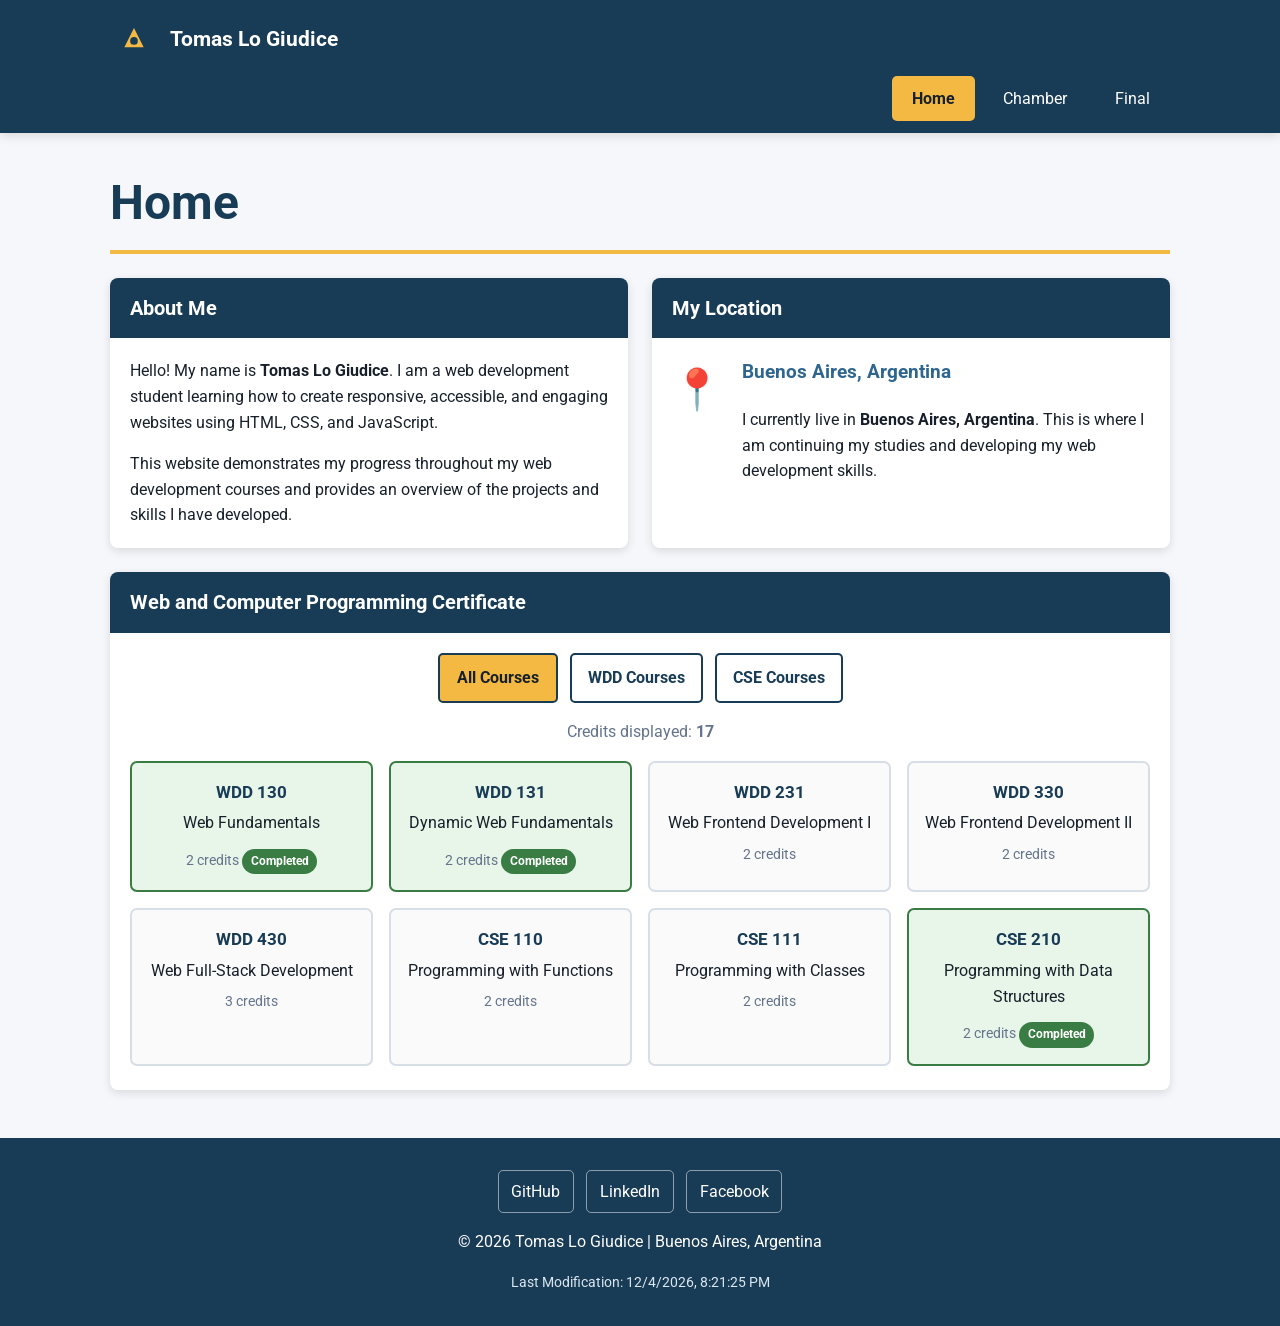
<file: index.html>
<!DOCTYPE html>
<html lang="en">
<head>
    <meta charset="UTF-8">
    <meta name="description" content="Home page for a WDD 231 web development student portfolio and course certificate.">
    <meta name="author" content="Tomas Lo Giudice">
    <meta name="viewport" content="width=device-width, initial-scale=1.0">

    <title>Tomas Lo Giudice | WDD 231 Home</title>

    <link rel="preconnect" href="https://fonts.googleapis.com">
    <link rel="preconnect" href="https://fonts.gstatic.com" crossorigin>
    <link href="https://fonts.googleapis.com/css2?family=Roboto:wght@400;500;700&display=swap" rel="stylesheet">

    <link rel="stylesheet" href="styles/styles.css">
    <script src="scripts/main.js" defer></script>
</head>

<body>
    <header>
        <div class="header-content">
            <a href="index.html" class="logo-link" aria-label="Home">
                <svg class="logo" viewBox="0 0 100 100" xmlns="http://www.w3.org/2000/svg" aria-hidden="true">
                    <circle cx="50" cy="50" r="45" fill="#183b56"/>
                    <path d="M30 65 L50 25 L70 65 Z" fill="#f4b942"/>
                    <circle cx="50" cy="52" r="8" fill="#183b56"/>
                </svg>
                <span>Tomas Lo Giudice</span>
            </a>

            <button id="menuButton"
                    class="menu-button"
                    aria-label="Open navigation menu"
                    aria-expanded="false"
                    aria-controls="navigation">
                <span></span>
                <span></span>
                <span></span>
            </button>
        </div>

        <nav id="navigation" class="navigation">
            <a href="index.html" class="active">Home</a>
            <a href="chamber.html">Chamber</a>
            <a href="final.html">Final</a>
        </nav>
    </header>

    <main>
        <h1>Home</h1>

        <div class="main-grid">
            <section class="about-section">
                <h2>About Me</h2>
                <div class="section-content">
                    <p>
                        Hello! My name is <strong>Tomas Lo Giudice</strong>. I am a web development
                        student learning how to create responsive, accessible, and engaging
                        websites using HTML, CSS, and JavaScript.
                    </p>
                    <p>
                        This website demonstrates my progress throughout my web development
                        courses and provides an overview of the projects and skills I have
                        developed.
                    </p>
                </div>
            </section>

            <section class="location-section">
                <h2>My Location</h2>
                <div class="section-content location-content">
                    <div class="location-icon" aria-hidden="true">📍</div>
                    <div>
                        <h3>Buenos Aires, Argentina</h3>
                        <p>
                            I currently live in <strong>Buenos Aires, Argentina</strong>.
                            This is where I am continuing my studies and developing my
                            web development skills.
                        </p>
                    </div>
                </div>
            </section>

            <section class="certificate-section">
                <h2>Web and Computer Programming Certificate</h2>

                <div class="course-controls" aria-label="Course filters">
                    <button class="filter-button active" data-filter="all">All Courses</button>
                    <button class="filter-button" data-filter="WDD">WDD Courses</button>
                    <button class="filter-button" data-filter="CSE">CSE Courses</button>
                </div>

                <p class="credits">
                    Credits displayed: <strong id="creditTotal">0</strong>
                </p>

                <div id="courseContainer" class="course-grid">
                    <!-- Courses are generated by JavaScript -->
                </div>
            </section>
        </div>
    </main>

    <footer>
        <div class="social-links">
            <a href="https://github.com/Tomas-Git20/wdd231" target="_blank" rel="noopener noreferrer" aria-label="GitHub">
                <span aria-hidden="true">GitHub</span>
            </a>

            <a href="https://www.linkedin.com/in/tom%C3%A1s-lo-giudice-226722353/" target="_blank" rel="noopener noreferrer" aria-label="LinkedIn">
                <span aria-hidden="true">LinkedIn</span>
            </a>

            <a href="https://www.facebook.com/tomas.lo.giudice.2025?locale=es_LA" target="_blank" rel="noopener noreferrer" aria-label="Facebook">
                <span aria-hidden="true">Facebook</span>
            </a>
        </div>

        <div class="copyright">
            <p>
                &copy; <span id="currentYear"></span> Tomas Lo Giudice |
                Buenos Aires, Argentina
            </p>
        </div>

        <div class="last-modified">
            <p id="lastModified"></p>
        </div>
    </footer>
</body>
</html>
</file>
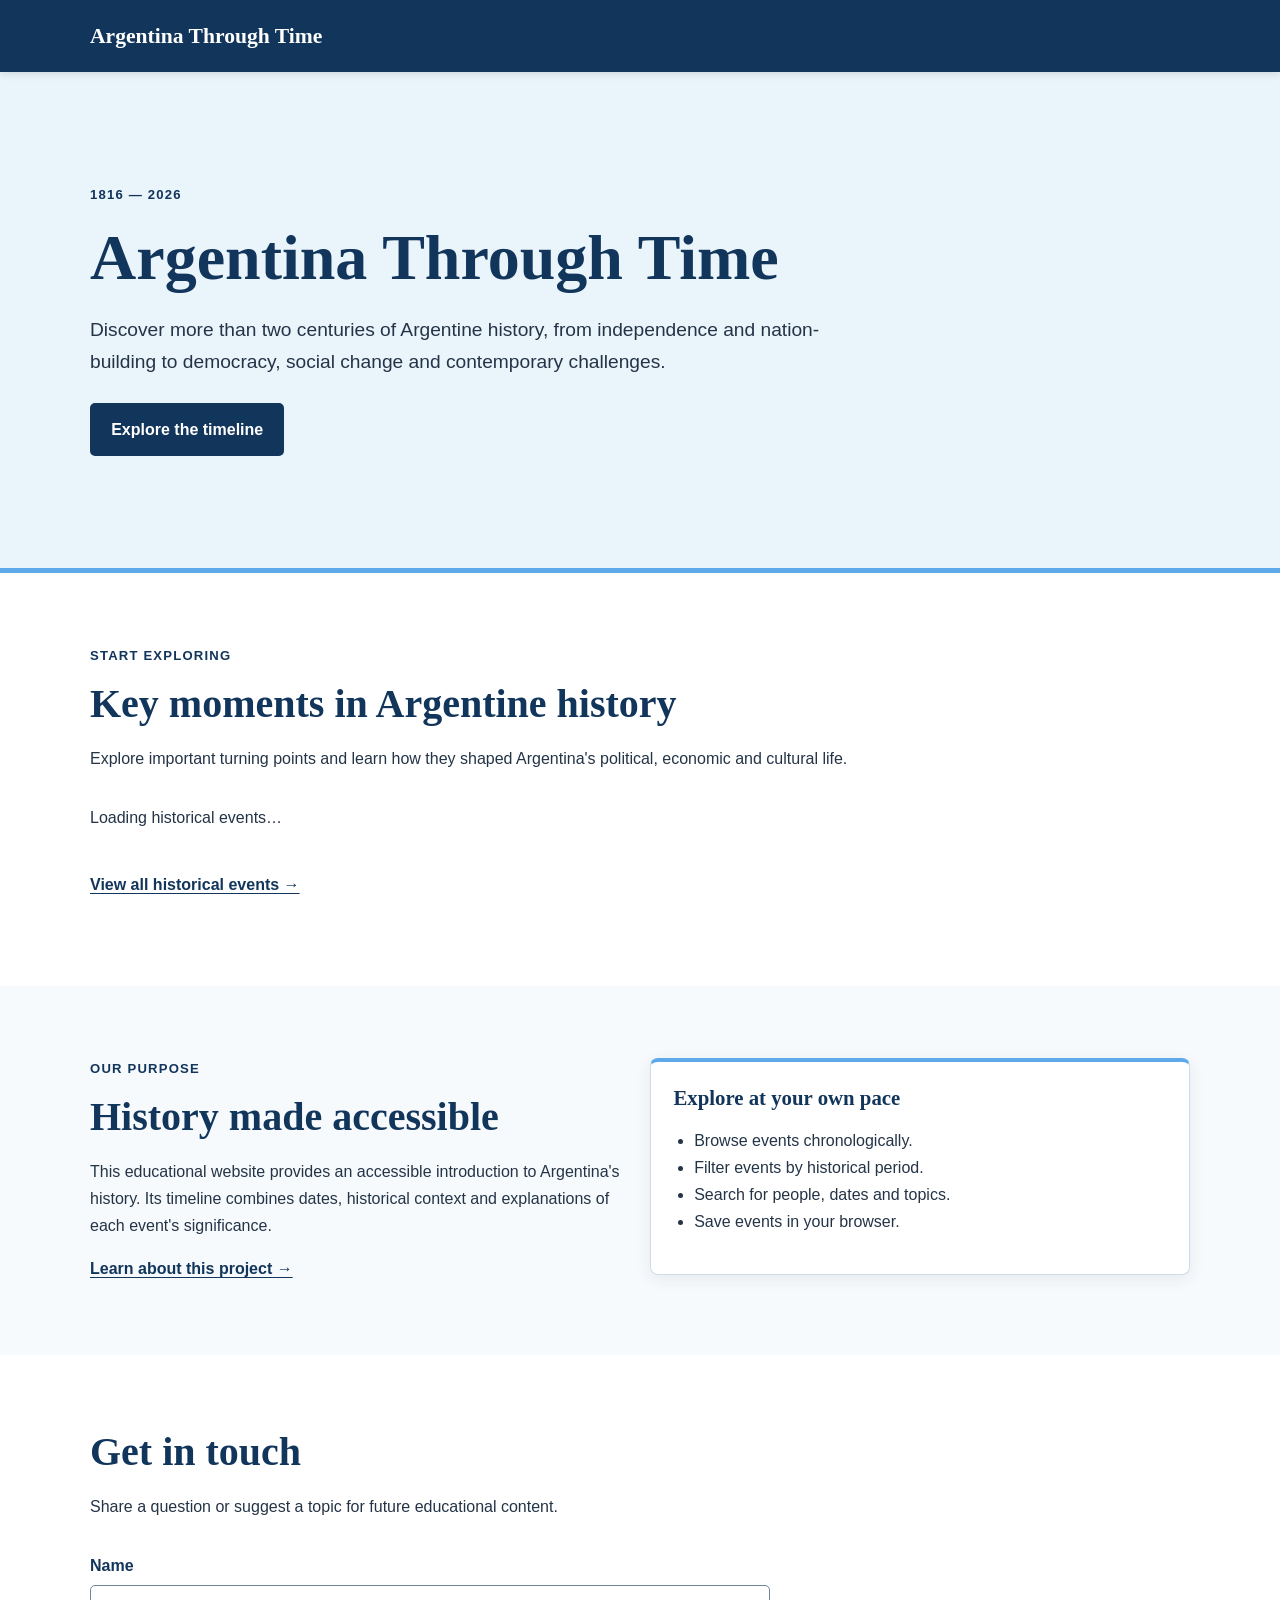
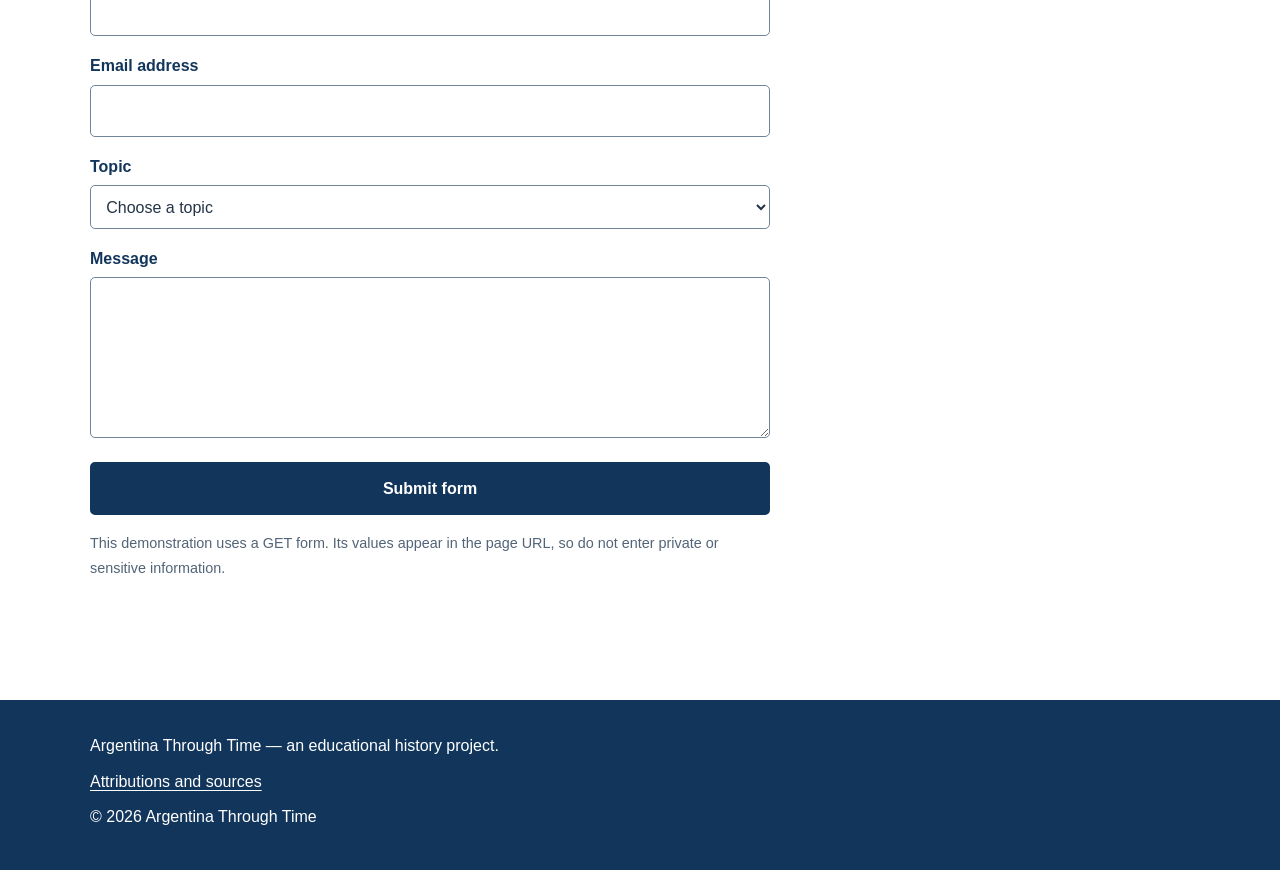
<file: Site_plan/index.html>
<!DOCTYPE html>
<html lang="en">
<head>
  <meta charset="UTF-8">
  <meta name="viewport" content="width=device-width, initial-scale=1">
  <meta name="author" content="Argentina Through Time">
  <meta name="description" content="Explore Argentina's history from independence in 1816 to the present through a concise educational introduction and historical timeline.">
  <meta name="theme-color" content="#12355B">

  <meta property="og:type" content="website">
  <meta property="og:title" content="Argentina Through Time | Home">
  <meta property="og:description" content="Discover the people, events and turning points that shaped Argentina.">
  <meta property="og:url" content="https://Tomas-Git20.github.io/wdd231/Site_plan/index.html">
  <meta property="og:image" content="https://Tomas-Git20.github.io/wdd231/Site_plan/images/argentina-history.jpg">

  <title>Argentina Through Time | Home</title>
  <link rel="preconnect" href="https://fonts.googleapis.com">
  <link rel="preconnect" href="https://fonts.gstatic.com" crossorigin>
  <link href="https://fonts.googleapis.com/css2?family=Roboto:wght@400;500;700&display=swap" rel="stylesheet">
  <link rel="icon" href="images/favicon.svg" type="image/svg+xml">
  <link rel="stylesheet" href="styles/small.css">
  <link rel="stylesheet" href="styles/styles.css">
  <script type="module" src="scripts/main.js"></script>
</head>
<body>
  <a class="skip-link" href="#main">Skip to main content</a>

  <header class="site-header">
    <div class="nav-container">
      <a class="logo" href="index.html" aria-label="Argentina Through Time home">
        Argentina Through Time
      </a>

      <button class="menu-toggle" type="button"
        aria-expanded="false" aria-controls="primary-nav"
        aria-label="Open navigation">
        <span></span><span></span><span></span>
      </button>

      <nav id="primary-nav" aria-label="Main navigation">
        <ul class="nav-list">
          <li><a href="index.html" aria-current="page">Home</a></li>
          <li><a href="history.html">History</a></li>
          <li><a href="about.html">About</a></li>
        </ul>
      </nav>
    </div>
  </header>

  <main id="main">
    <section class="hero">
      <div class="container hero-content">
        <p class="eyebrow">1816 — 2026</p>
        <h1>Argentina Through Time</h1>
        <p>
          Discover more than two centuries of Argentine history,
          from independence and nation-building to democracy,
          social change and contemporary challenges.
        </p>
        <a class="button" href="history.html">Explore the timeline</a>
      </div>
    </section>

    <section class="container section">
      <div class="section-heading">
        <p class="eyebrow">Start exploring</p>
        <h2>Key moments in Argentine history</h2>
        <p>
          Explore important turning points and learn how they
          shaped Argentina's political, economic and cultural life.
        </p>
      </div>

      <div id="featured-events" class="event-grid">
        <p>Loading historical events…</p>
      </div>

      <p class="section-link">
        <a class="text-link" href="history.html">View all historical events →</a>
      </p>
    </section>

    <section class="section section-tinted">
      <div class="container split-layout">
        <div>
          <p class="eyebrow">Our purpose</p>
          <h2>History made accessible</h2>
          <p>
            This educational website provides an accessible introduction
            to Argentina's history. Its timeline combines dates,
            historical context and explanations of each event's
            significance.
          </p>
          <a class="text-link" href="about.html">Learn about this project →</a>
        </div>

        <div class="info-panel">
          <h3>Explore at your own pace</h3>
          <ul>
            <li>Browse events chronologically.</li>
            <li>Filter events by historical period.</li>
            <li>Search for people, dates and topics.</li>
            <li>Save events in your browser.</li>
          </ul>
        </div>
      </div>
    </section>

    <section class="container section">
      <div class="section-heading">
        <h2>Get in touch</h2>
        <p>
          Share a question or suggest a topic for future educational content.
        </p>
      </div>

      <form class="contact-form" action="form-action.html" method="get">
        <div class="form-field">
          <label for="visitor-name">Name</label>
          <input id="visitor-name" name="name" type="text"
            autocomplete="name" maxlength="80" required>
        </div>

        <div class="form-field">
          <label for="visitor-email">Email address</label>
          <input id="visitor-email" name="email" type="email"
            autocomplete="email" maxlength="254" required>
        </div>

        <div class="form-field">
          <label for="visitor-topic">Topic</label>
          <select id="visitor-topic" name="topic" required>
            <option value="">Choose a topic</option>
            <option value="Historical question">Historical question</option>
            <option value="Content suggestion">Content suggestion</option>
            <option value="Website feedback">Website feedback</option>
          </select>
        </div>

        <div class="form-field">
          <label for="visitor-message">Message</label>
          <textarea id="visitor-message" name="message"
            rows="5" maxlength="1000" required></textarea>
        </div>

        <button class="button" type="submit">Submit form</button>
        <p class="form-note">
          This demonstration uses a GET form. Its values appear in the
          page URL, so do not enter private or sensitive information.
        </p>
      </form>
    </section>
  </main>

  <footer class="site-footer">
    <div class="container footer-content">
      <p>Argentina Through Time — an educational history project.</p>
      <p>
        <a href="about.html#attributions">Attributions and sources</a>
      </p>
      <p>&copy; <span data-current-year>2026</span> Argentina Through Time</p>
    </div>
  </footer>
</body>
</html>
</file>
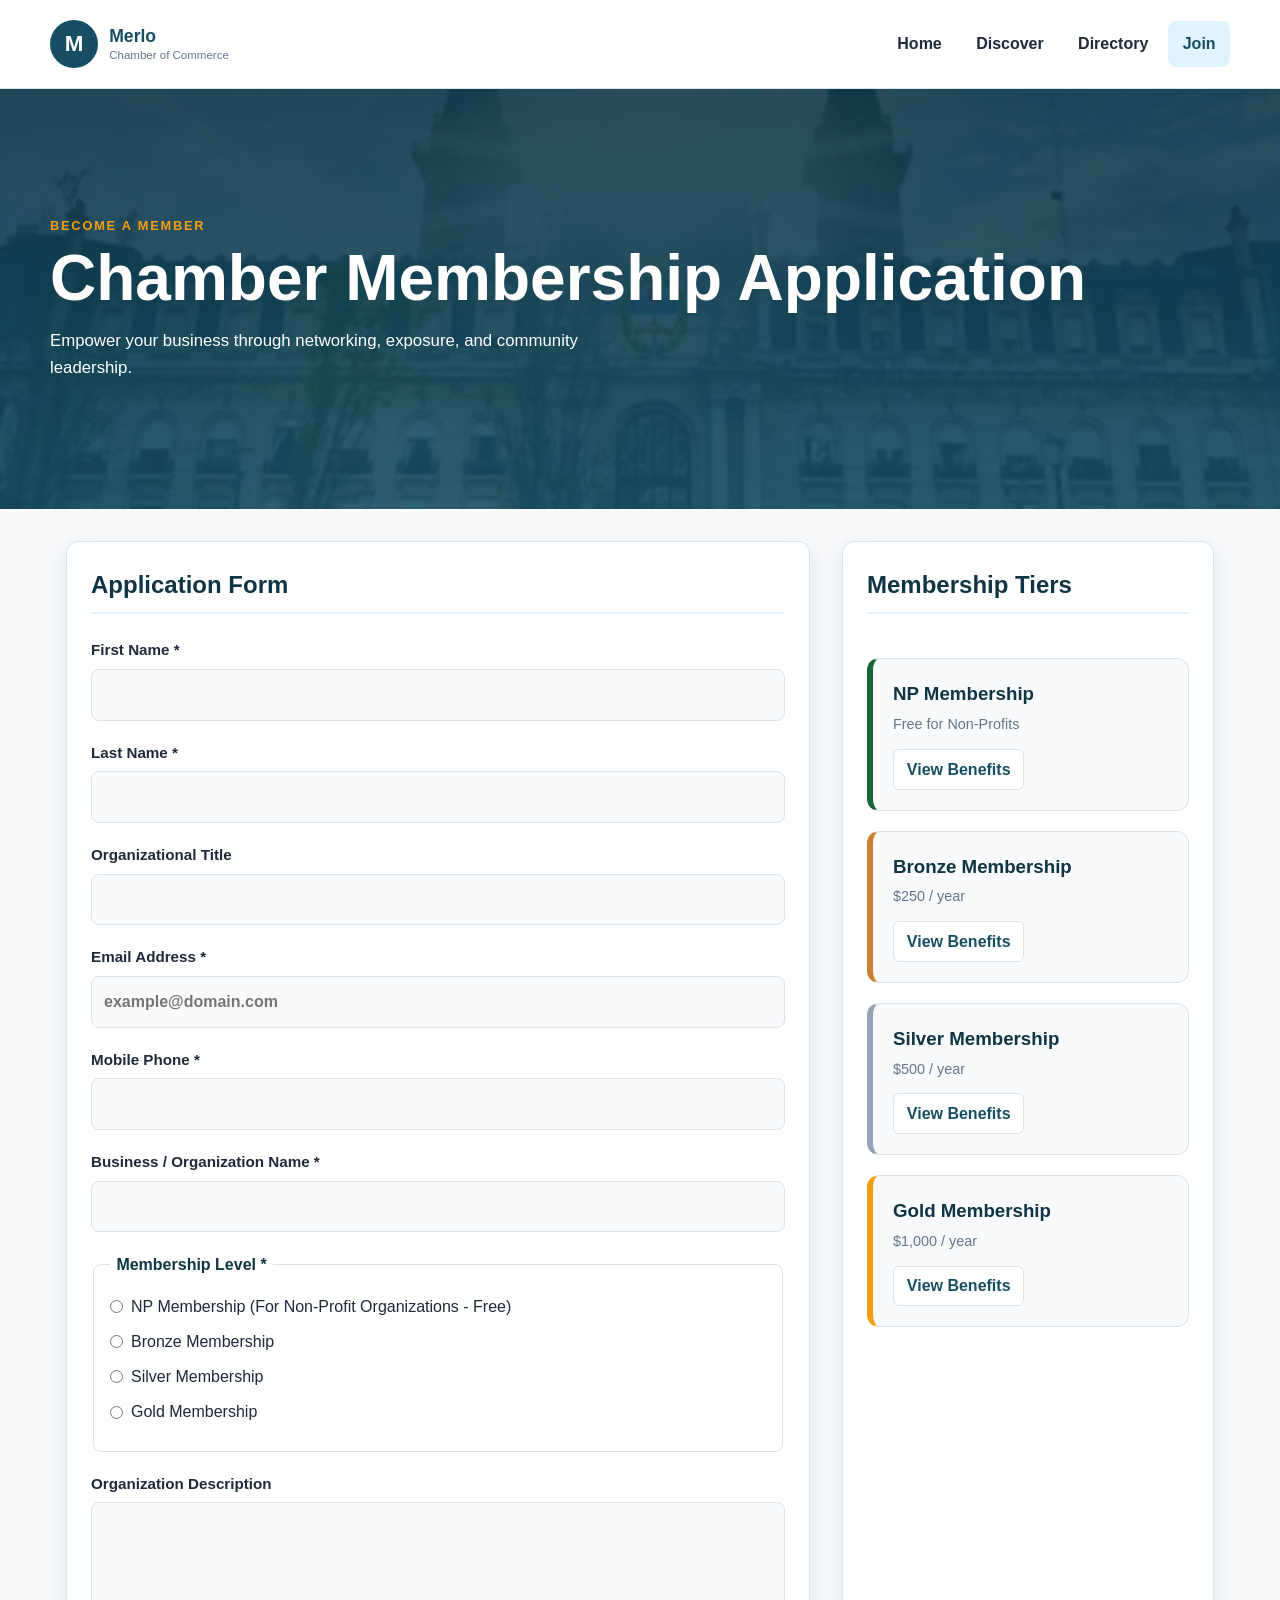
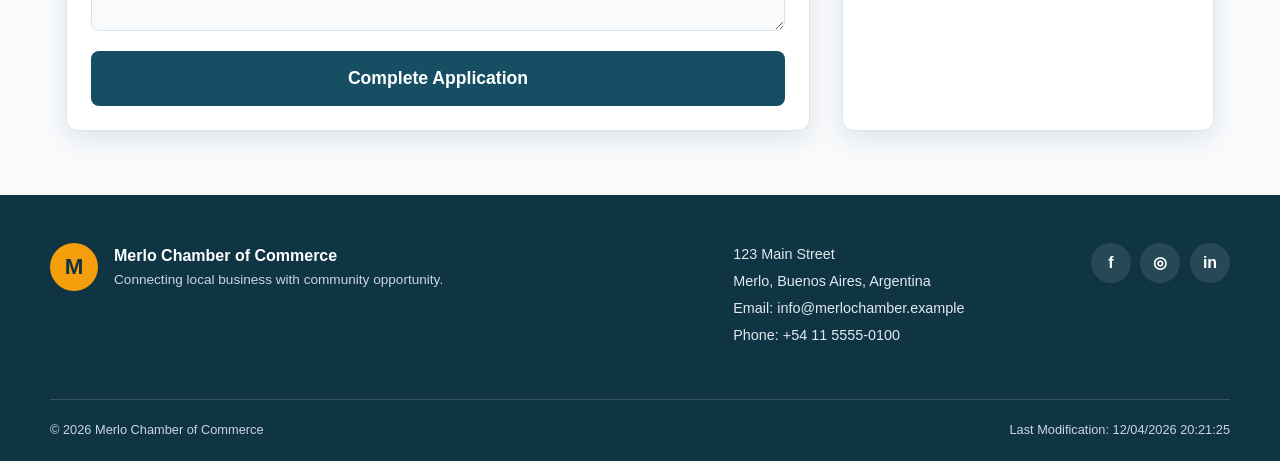
<file: chamber/join.html>
<!DOCTYPE html>
<html lang="en">
<head>
    <meta charset="UTF-8">
    <meta name="viewport" content="width=device-width, initial-scale=1.0">

    <title>Join Us | Merlo Chamber of Commerce</title>
    <meta name="description" content="Apply for membership with the Merlo Chamber of Commerce. Select a membership tier to access networking events, training, and promotional opportunities.">
    <meta name="author" content="Tomas Lo Giudice">

    <meta property="og:title" content="Join Us | Merlo Chamber of Commerce">
    <meta property="og:description" content="Become a member of the Merlo Chamber of Commerce and grow your business today.">
    <meta property="og:image" content="https://Tomas-Git20.github.io/wdd231/chamber/images/merlo-chamber-social.jpg">
    <meta property="og:url" content="https://example.com/chamber/join.html">
    <meta property="og:type" content="website">

    <link rel="icon" href="images/favicon.svg" type="image/svg+xml">

    <link rel="preconnect" href="https://fonts.googleapis.com">
    <link rel="preconnect" href="https://fonts.gstatic.com" crossorigin>
    <link href="https://fonts.googleapis.com/css2?family=Roboto:wght@400;500;700&display=swap" rel="stylesheet">

    <link rel="stylesheet" href="styles/normalize.css">
    <link rel="stylesheet" href="styles/small.css">
    <link rel="stylesheet" href="styles/larger.css">

    <script src="scripts/join.js" defer></script>
</head>

<body>
    <header class="site-header">
        <div class="header-container">
            <a class="brand" href="index.html" aria-label="Merlo Chamber of Commerce home">
                <span class="brand-mark">M</span>
                <span class="brand-text">
                    <strong>Merlo</strong>
                    <small>Chamber of Commerce</small>
                </span>
            </a>

            <button class="menu-button" id="menu-button" type="button"
                    aria-label="Open navigation menu"
                    aria-expanded="false"
                    aria-controls="primary-navigation">
                <span>☰</span>
            </button>

            <nav class="primary-navigation" id="primary-navigation" aria-label="Main navigation">
                <a href="index.html">Home</a>
                <a href="discover.html">Discover</a>
                <a href="directory.html">Directory</a>
                <a class="active" href="join.html" aria-current="page">Join</a>
            </nav>
        </div>
    </header>

    <main>
        <section class="page-hero">
            <div class="hero-content">
                <p class="eyebrow">Become a Member</p>
                <h1>Chamber Membership Application</h1>
                <p>Empower your business through networking, exposure, and community leadership.</p>
            </div>
        </section>

        <div class="join-layout">
            <!-- Membership Application Form -->
            <section class="form-container">
                <h2>Application Form</h2>
                <form method="get" action="thankyou.html" id="chamber-join-form">
                    
                    <label title="First Name">
                        <span>First Name *</span>
                        <input type="text" name="fname" id="fname" required autocomplete="given-name" title="Please enter your first name">
                    </label>

                    <label title="Last Name">
                        <span>Last Name *</span>
                        <input type="text" name="lname" id="lname" required autocomplete="family-name" title="Please enter your last name">
                    </label>

                    <label title="Organizational Title">
                        <span>Organizational Title</span>
                        <input type="text" name="title" id="org-title" autocomplete="organization-title" 
                               pattern="[A-Za-z\s\-]{7,}" 
                               title="Title must contain only letters, hyphens, and spaces with a minimum of 7 characters.">
                    </label>

                    <label title="Email Address">
                        <span>Email Address *</span>
                        <input type="email" name="email" id="email" required autocomplete="email" 
                               placeholder="example@domain.com" title="Please enter a valid email address">
                    </label>

                    <label title="Mobile Phone Number">
                        <span>Mobile Phone *</span>
                        <input type="tel" name="phone" id="phone" required autocomplete="tel" title="Please enter your mobile phone number">
                    </label>

                    <label title="Organization Name">
                        <span>Business / Organization Name *</span>
                        <input type="text" name="organization" id="organization" required autocomplete="organization" title="Please enter your business or organization name">
                    </label>

                    <fieldset class="membership-selection">
                        <legend>Membership Level *</legend>
                        <label class="radio-label" title="NP Membership (Non-Profit)">
                            <input type="radio" name="membership" value="np" required>
                            NP Membership (For Non-Profit Organizations - Free)
                        </label>
                        <label class="radio-label" title="Bronze Membership">
                            <input type="radio" name="membership" value="bronze">
                            Bronze Membership
                        </label>
                        <label class="radio-label" title="Silver Membership">
                            <input type="radio" name="membership" value="silver">
                            Silver Membership
                        </label>
                        <label class="radio-label" title="Gold Membership">
                            <input type="radio" name="membership" value="gold">
                            Gold Membership
                        </label>
                    </fieldset>

                    <label title="Organization Description">
                        <span>Organization Description</span>
                        <textarea name="description" id="description" rows="4" title="Provide a brief description of your organization"></textarea>
                    </label>

                    <!-- Hidden Timestamp Field -->
                    <input type="hidden" name="timestamp" id="timestamp">

                    <input type="submit" value="Complete Application" class="submit-btn">
                </form>
            </section>

            <!-- Membership Level Benefit Cards -->
            <aside class="membership-cards-container">
                <h2>Membership Tiers</h2>
                
                <div class="membership-card level-np">
                    <h3>NP Membership</h3>
                    <p class="cost">Free for Non-Profits</p>
                    <button type="button" class="open-modal-btn" data-modal="modal-np">View Benefits</button>
                </div>

                <div class="membership-card level-bronze">
                    <h3>Bronze Membership</h3>
                    <p class="cost">$250 / year</p>
                    <button type="button" class="open-modal-btn" data-modal="modal-bronze">View Benefits</button>
                </div>

                <div class="membership-card level-silver">
                    <h3>Silver Membership</h3>
                    <p class="cost">$500 / year</p>
                    <button type="button" class="open-modal-btn" data-modal="modal-silver">View Benefits</button>
                </div>

                <div class="membership-card level-gold">
                    <h3>Gold Membership</h3>
                    <p class="cost">$1,000 / year</p>
                    <button type="button" class="open-modal-btn" data-modal="modal-gold">View Benefits</button>
                </div>
            </aside>
        </div>

        <!-- HTML Modals for Membership Benefits -->
        <dialog id="modal-np" class="benefits-modal">
            <div class="modal-content">
                <button type="button" class="close-modal-btn" aria-label="Close modal">&times;</button>
                <h3>NP Membership Benefits</h3>
                <ul>
                    <li>Designed exclusively for registered 501(c)(3) or local non-profit groups.</li>
                    <li>Basic listing in the online Chamber Directory.</li>
                    <li>Access to community networking mixers.</li>
                    <li>Access to Chamber resource guides.</li>
                </ul>
            </div>
        </dialog>

        <dialog id="modal-bronze" class="benefits-modal">
            <div class="modal-content">
                <button type="button" class="close-modal-btn" aria-label="Close modal">&times;</button>
                <h3>Bronze Membership Benefits</h3>
                <ul>
                    <li>Standard Chamber Directory listing with logo and link.</li>
                    <li>Invitation to monthly networking breakfasts.</li>
                    <li>15% discount on Chamber workshop tickets.</li>
                    <li>Social media welcome highlight.</li>
                </ul>
            </div>
        </dialog>

        <dialog id="modal-silver" class="benefits-modal">
            <div class="modal-content">
                <button type="button" class="close-modal-btn" aria-label="Close modal">&times;</button>
                <h3>Silver Membership Benefits</h3>
                <ul>
                    <li>Includes all Bronze level benefits.</li>
                    <li>Eligible for random Home Page Spotlight advertisements.</li>
                    <li>30% discount on event sponsorships and booth spaces.</li>
                    <li>Access to professional development training series.</li>
                </ul>
            </div>
        </dialog>

        <dialog id="modal-gold" class="benefits-modal">
            <div class="modal-content">
                <button type="button" class="close-modal-btn" aria-label="Close modal">&times;</button>
                <h3>Gold Membership Benefits</h3>
                <ul>
                    <li>Includes all Bronze and Silver level benefits.</li>
                    <li>Priority placement on Home Page Member Spotlights.</li>
                    <li>VIP table access at the Annual Regional Business Summit.</li>
                    <li>Free admittance to all training sessions and workshops.</li>
                    <li>Featured article in the quarterly Chamber newsletter.</li>
                </ul>
            </div>
        </dialog>
    </main>

    <footer class="site-footer">
        <div class="footer-container">
            <div class="footer-brand">
                <div class="footer-logo">M</div>
                <div>
                    <h2>Merlo Chamber of Commerce</h2>
                    <p>Connecting local business with community opportunity.</p>
                </div>
            </div>

            <div class="footer-contact">
                <p>123 Main Street</p>
                <p>Merlo, Buenos Aires, Argentina</p>
                <p>Email: info@merlochamber.example</p>
                <p>Phone: +54 11 5555-0100</p>
            </div>

            <div class="social-links" aria-label="Social media links">
                <a href="#" aria-label="Facebook">f</a>
                <a href="#" aria-label="Instagram">◎</a>
                <a href="#" aria-label="LinkedIn">in</a>
            </div>
        </div>

        <div class="footer-bottom">
            <p>&copy; <span id="current-year"></span> Merlo Chamber of Commerce</p>
            <p>Last Modification: <span id="last-modified"></span></p>
        </div>
    </footer>
</body>
</html>
</file>
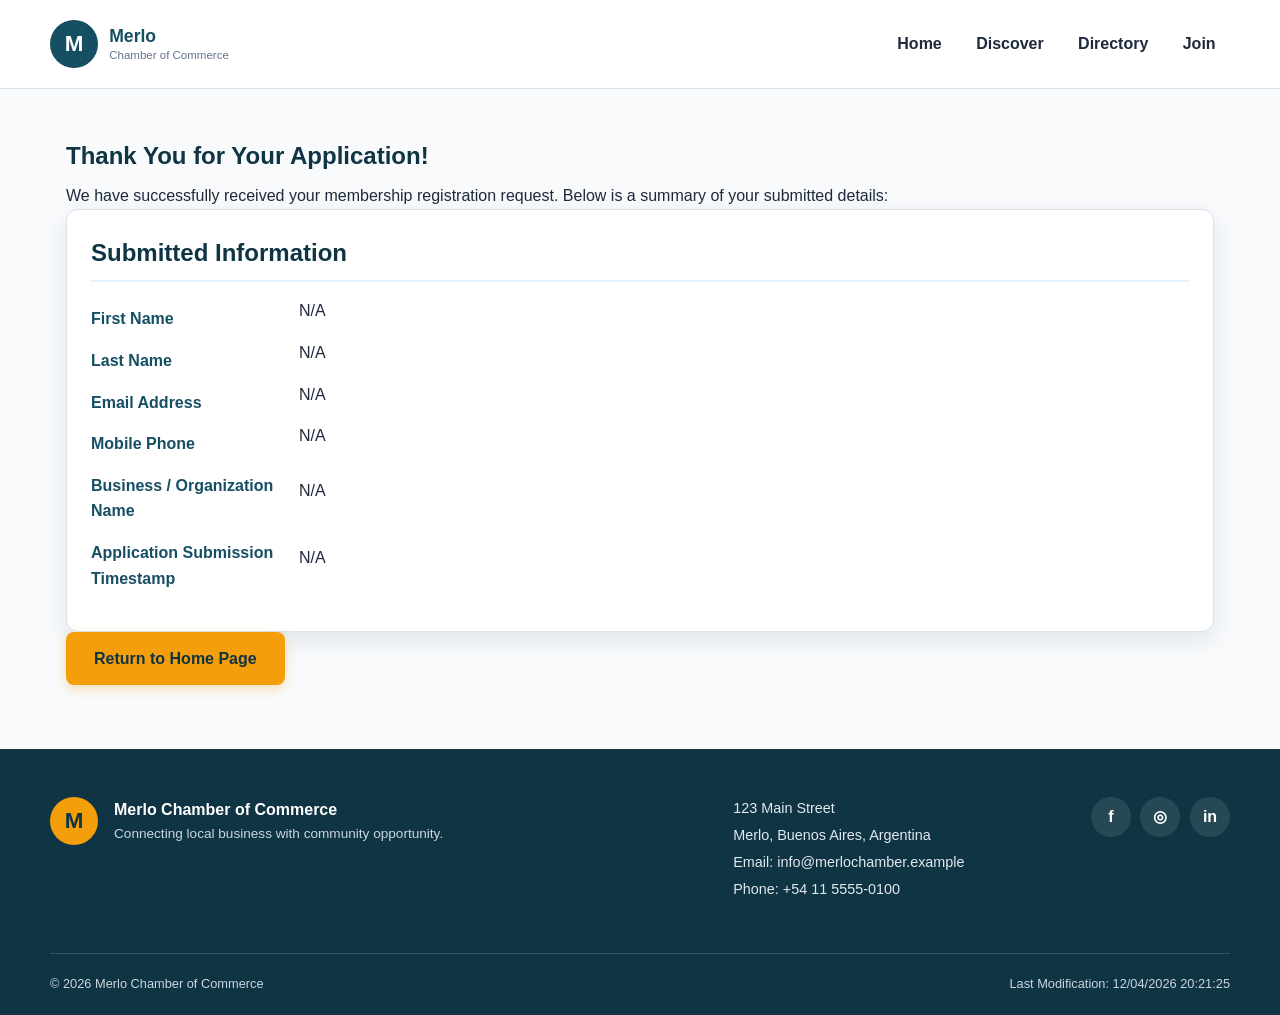
<file: chamber/thankyou.html>
<!DOCTYPE html>
<html lang="en">
<head>
    <meta charset="UTF-8">
    <meta name="viewport" content="width=device-width, initial-scale=1.0">

    <title>Application Received | Merlo Chamber of Commerce</title>
    <meta name="description" content="Thank you for submitting your membership application to the Merlo Chamber of Commerce.">
    <meta name="author" content="Tomas Lo Giudice">

    <link rel="icon" href="images/favicon.svg" type="image/svg+xml">

    <link rel="preconnect" href="https://fonts.googleapis.com">
    <link rel="preconnect" href="https://fonts.gstatic.com" crossorigin>
    <link href="https://fonts.googleapis.com/css2?family=Roboto:wght@400;500;700&display=swap" rel="stylesheet">

    <link rel="stylesheet" href="styles/normalize.css">
    <link rel="stylesheet" href="styles/small.css">
    <link rel="stylesheet" href="styles/larger.css">

    <script src="scripts/join.js" defer></script>
</head>

<body>
    <header class="site-header">
        <div class="header-container">
            <a class="brand" href="index.html" aria-label="Merlo Chamber of Commerce home">
                <span class="brand-mark">M</span>
                <span class="brand-text">
                    <strong>Merlo</strong>
                    <small>Chamber of Commerce</small>
                </span>
            </a>

            <button class="menu-button" id="menu-button" type="button"
                    aria-label="Open navigation menu"
                    aria-expanded="false"
                    aria-controls="primary-navigation">
                <span>☰</span>
            </button>

            <nav class="primary-navigation" id="primary-navigation" aria-label="Main navigation">
                <a href="index.html">Home</a>
                <a href="discover.html">Discover</a>
                <a href="directory.html">Directory</a>
                <a href="join.html">Join</a>
            </nav>
        </div>
    </header>

    <main>
        <section class="thankyou-container">
            <h1>Thank You for Your Application!</h1>
            <p>We have successfully received your membership registration request. Below is a summary of your submitted details:</p>

            <div class="submission-summary card" id="summary-card">
                <h2>Submitted Information</h2>
                <dl class="details-list">
                    <dt>First Name</dt>
                    <dd id="display-fname">--</dd>

                    <dt>Last Name</dt>
                    <dd id="display-lname">--</dd>

                    <dt>Email Address</dt>
                    <dd id="display-email">--</dd>

                    <dt>Mobile Phone</dt>
                    <dd id="display-phone">--</dd>

                    <dt>Business / Organization Name</dt>
                    <dd id="display-organization">--</dd>

                    <dt>Application Submission Timestamp</dt>
                    <dd id="display-timestamp">--</dd>
                </dl>
            </div>

            <a href="index.html" class="cta-button">Return to Home Page</a>
        </section>
    </main>

    <footer class="site-footer">
        <div class="footer-container">
            <div class="footer-brand">
                <div class="footer-logo">M</div>
                <div>
                    <h2>Merlo Chamber of Commerce</h2>
                    <p>Connecting local business with community opportunity.</p>
                </div>
            </div>

            <div class="footer-contact">
                <p>123 Main Street</p>
                <p>Merlo, Buenos Aires, Argentina</p>
                <p>Email: info@merlochamber.example</p>
                <p>Phone: +54 11 5555-0100</p>
            </div>

            <div class="social-links" aria-label="Social media links">
                <a href="#" aria-label="Facebook">f</a>
                <a href="#" aria-label="Instagram">◎</a>
                <a href="#" aria-label="LinkedIn">in</a>
            </div>
        </div>

        <div class="footer-bottom">
            <p>&copy; <span id="current-year"></span> Merlo Chamber of Commerce</p>
            <p>Last Modification: <span id="last-modified"></span></p>
        </div>
    </footer>
</body>
</html>
</file>
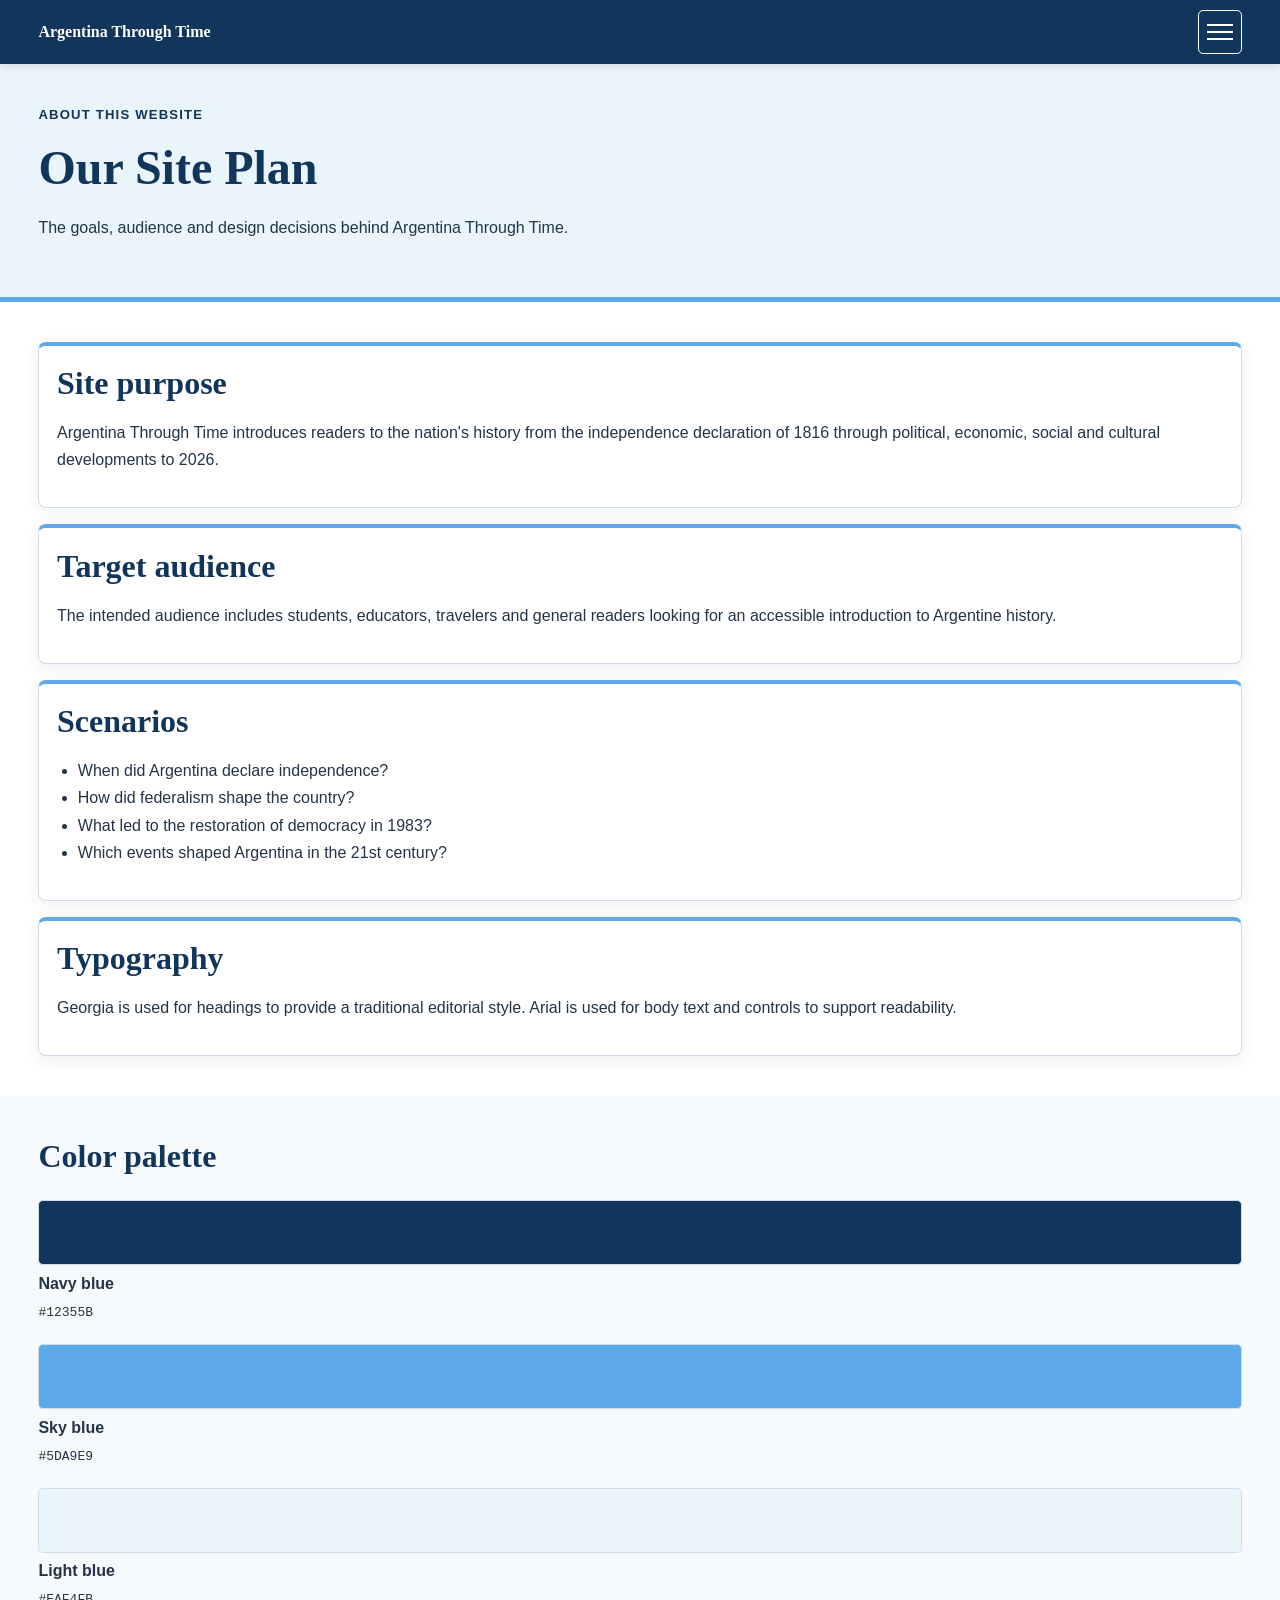
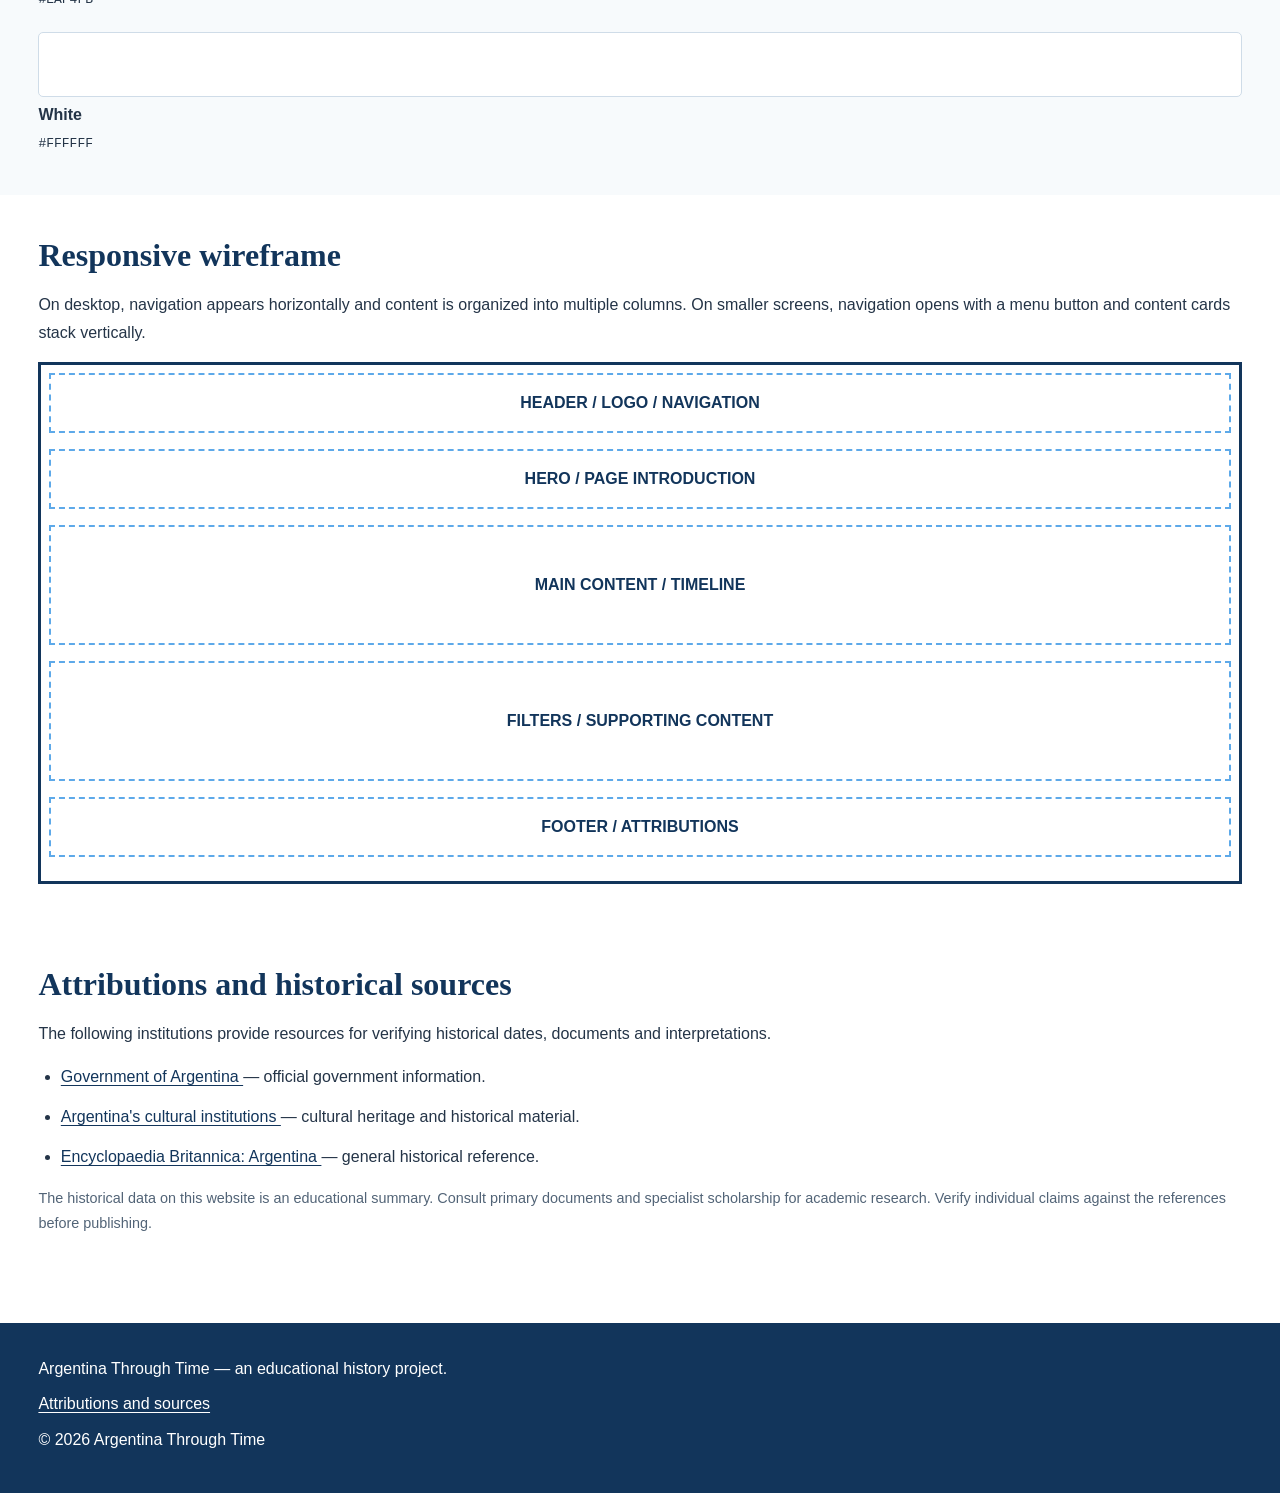
<file: Site_plan/about.html>
<!DOCTYPE html>
<html lang="en">
<head>
  <meta charset="UTF-8">
  <meta name="viewport" content="width=device-width, initial-scale=1">
  <meta name="author" content="Argentina Through Time">
  <meta name="description" content="Learn about the purpose, audience, design principles, color palette, typography and historical references behind Argentina Through Time.">
  <meta name="theme-color" content="#12355B">

  <meta property="og:type" content="website">
  <meta property="og:title" content="About | Argentina Through Time">
  <meta property="og:description" content="Explore the educational goals, responsive design and historical sources of this website.">
  <meta property="og:url" content="https://Tomas-Git20.github.io/wdd231/Site_plan/about.html">
  <meta property="og:image" content="https://Tomas-Git20.github.io/wdd231/Site_plan/images/argentina-history.jpg">

  <title>About the Project | Argentina Through Time</title>
  <link rel="preconnect" href="https://fonts.googleapis.com">
    <link rel="preconnect" href="https://fonts.gstatic.com" crossorigin>
    <link href="https://fonts.googleapis.com/css2?family=Roboto:wght@400;500;700&display=swap" rel="stylesheet">
  <link rel="icon" href="images/favicon.svg" type="image/svg+xml">
  <link rel="stylesheet" href="styles/styles.css">
  <link rel="stylesheet" href="styles/small.css">
  <script type="module" src="scripts/main.js"></script>
</head>
<body>
  <a class="skip-link" href="#main">Skip to main content</a>

  <header class="site-header">
    <div class="nav-container">
      <a class="logo" href="index.html">Argentina Through Time</a>
      <button class="menu-toggle" type="button"
        aria-expanded="false" aria-controls="primary-nav"
        aria-label="Open navigation">
        <span></span><span></span><span></span>
      </button>
      <nav id="primary-nav" aria-label="Main navigation">
        <ul class="nav-list">
          <li><a href="index.html">Home</a></li>
          <li><a href="history.html">History</a></li>
          <li><a href="about.html" aria-current="page">About</a></li>
        </ul>
      </nav>
    </div>
  </header>

  <main id="main">
    <section class="page-banner">
      <div class="container">
        <p class="eyebrow">About this website</p>
        <h1>Our Site Plan</h1>
        <p>
          The goals, audience and design decisions behind
          Argentina Through Time.
        </p>
      </div>
    </section>

    <section class="container section">
      <div class="content-grid">
        <article class="info-panel">
          <h2>Site purpose</h2>
          <p>
            Argentina Through Time introduces readers to the nation's
            history from the independence declaration of 1816 through
            political, economic, social and cultural developments to 2026.
          </p>
        </article>

        <article class="info-panel">
          <h2>Target audience</h2>
          <p>
            The intended audience includes students, educators,
            travelers and general readers looking for an accessible
            introduction to Argentine history.
          </p>
        </article>

        <article class="info-panel">
          <h2>Scenarios</h2>
          <ul>
            <li>When did Argentina declare independence?</li>
            <li>How did federalism shape the country?</li>
            <li>What led to the restoration of democracy in 1983?</li>
            <li>Which events shaped Argentina in the 21st century?</li>
          </ul>
        </article>

        <article class="info-panel">
          <h2>Typography</h2>
          <p>
            Georgia is used for headings to provide a traditional
            editorial style. Arial is used for body text and controls
            to support readability.
          </p>
        </article>
      </div>
    </section>

    <section class="section section-tinted">
      <div class="container">
        <h2>Color palette</h2>
        <div class="palette-grid">
          <div class="palette-item">
            <span class="palette-swatch swatch-navy"></span>
            <strong>Navy blue</strong>
            <code>#12355B</code>
          </div>
          <div class="palette-item">
            <span class="palette-swatch swatch-sky"></span>
            <strong>Sky blue</strong>
            <code>#5DA9E9</code>
          </div>
          <div class="palette-item">
            <span class="palette-swatch swatch-light"></span>
            <strong>Light blue</strong>
            <code>#EAF4FB</code>
          </div>
          <div class="palette-item">
            <span class="palette-swatch swatch-white"></span>
            <strong>White</strong>
            <code>#FFFFFF</code>
          </div>
        </div>
      </div>
    </section>

    <section class="container section">
      <h2>Responsive wireframe</h2>
      <p>
        On desktop, navigation appears horizontally and content is
        organized into multiple columns. On smaller screens, navigation
        opens with a menu button and content cards stack vertically.
      </p>

      <div class="wireframe">
        <div class="wire-box">HEADER / LOGO / NAVIGATION</div>
        <div class="wire-box">HERO / PAGE INTRODUCTION</div>
        <div class="wire-columns">
          <div class="wire-box">MAIN CONTENT / TIMELINE</div>
          <div class="wire-box">FILTERS / SUPPORTING CONTENT</div>
        </div>
        <div class="wire-box">FOOTER / ATTRIBUTIONS</div>
      </div>
    </section>

    <section id="attributions" class="container section">
      <h2>Attributions and historical sources</h2>
      <p>
        The following institutions provide resources for verifying
        historical dates, documents and interpretations.
      </p>
      <ul class="source-list">
        <li>
          <a href="https://www.argentina.gob.ar/"
            target="_blank" rel="noopener noreferrer">
            Government of Argentina
          </a> — official government information.
        </li>
        <li>
          <a href="https://www.cultura.gob.ar/"
            target="_blank" rel="noopener noreferrer">
            Argentina's cultural institutions
          </a> — cultural heritage and historical material.
        </li>
        <li>
          <a href="https://www.britannica.com/place/Argentina"
            target="_blank" rel="noopener noreferrer">
            Encyclopaedia Britannica: Argentina
          </a> — general historical reference.
        </li>
      </ul>
      <p class="form-note">
        The historical data on this website is an educational summary.
        Consult primary documents and specialist scholarship for
        academic research. Verify individual claims against the
        references before publishing.
      </p>
    </section>
  </main>

  <footer class="site-footer">
    <div class="container footer-content">
      <p>Argentina Through Time — an educational history project.</p>
      <p><a href="#attributions">Attributions and sources</a></p>
      <p>&copy; <span data-current-year>2026</span> Argentina Through Time</p>
    </div>
  </footer>
</body>
</html>
</file>
<file: styles/styles.css>
/* ------------------------------
   Base / Variables
------------------------------ */

:root {
    --primary-color: #183b56;
    --secondary-color: #f4b942;
    --accent-color: #2f6690;
    --light-color: #f5f7fa;
    --white: #ffffff;
    --dark: #17202a;
    --gray: #64748b;
    --border: #d7dee5;
    --completed: #e8f5e9;
    --completed-border: #3a7d44;

    --max-width: 1100px;
    --shadow: 0 3px 10px rgba(0, 0, 0, 0.12);
}

* {
    box-sizing: border-box;
}

html {
    scroll-behavior: smooth;
}

body {
    margin: 0;
    font-family: "Roboto", sans-serif;
    color: var(--dark);
    background-color: var(--light-color);
    line-height: 1.6;
}

img,
svg {
    max-width: 100%;
}

a {
    color: inherit;
}

button {
    font: inherit;
}

/* ------------------------------
   Header
------------------------------ */

header {
    background-color: var(--primary-color);
    color: var(--white);
    box-shadow: var(--shadow);
}

.header-content {
    max-width: var(--max-width);
    margin: 0 auto;
    padding: 1rem 1.25rem;

    display: flex;
    justify-content: space-between;
    align-items: center;
}

.logo-link {
    display: flex;
    align-items: center;
    gap: 0.75rem;

    color: var(--white);
    text-decoration: none;
    font-size: 1.3rem;
    font-weight: 700;
}

.logo {
    width: 48px;
    height: 48px;
    flex-shrink: 0;
}

/* ------------------------------
   Navigation
------------------------------ */

.navigation {
    max-width: var(--max-width);
    margin: 0 auto;

    display: none;
    flex-direction: column;
}

.navigation.open {
    display: flex;
}

.navigation a {
    color: var(--white);
    text-decoration: none;
    text-align: center;
    padding: 0.9rem 1rem;

    border-top: 1px solid rgba(255, 255, 255, 0.15);
    transition: background-color 0.2s ease, color 0.2s ease;
}

.navigation a:hover,
.navigation a:focus-visible {
    background-color: var(--accent-color);
    color: var(--white);
}

.navigation a.active {
    background-color: var(--secondary-color);
    color: var(--dark);
    font-weight: 700;
}

/* ------------------------------
   Hamburger
------------------------------ */

.menu-button {
    width: 44px;
    height: 44px;

    display: flex;
    flex-direction: column;
    justify-content: center;
    align-items: center;
    gap: 5px;

    background: transparent;
    border: 2px solid var(--white);
    border-radius: 5px;
    cursor: pointer;
}

.menu-button span {
    display: block;
    width: 22px;
    height: 2px;
    background-color: var(--white);
}

/* ------------------------------
   Main
------------------------------ */

main {
    max-width: var(--max-width);
    margin: 0 auto;
    padding: 2rem 1.25rem 3rem;
}

h1 {
    margin: 0 0 1.5rem;
    color: var(--primary-color);
    font-size: clamp(2rem, 5vw, 3rem);
    border-bottom: 4px solid var(--secondary-color);
    padding-bottom: 0.5rem;
}

.main-grid {
    display: grid;
    grid-template-columns: 1fr;
    gap: 1.5rem;
}

section {
    background-color: var(--white);
    border-radius: 8px;
    box-shadow: var(--shadow);
    overflow: hidden;
}

section h2 {
    margin: 0;
    padding: 0.9rem 1.25rem;

    background-color: var(--primary-color);
    color: var(--white);

    font-size: 1.25rem;
}

.section-content {
    padding: 1.25rem;
}

.section-content p {
    margin-top: 0;
}

.section-content p:last-child {
    margin-bottom: 0;
}

/* ------------------------------
   Location
------------------------------ */

.location-content {
    display: flex;
    gap: 1.25rem;
    align-items: flex-start;
}

.location-icon {
    font-size: 2.5rem;
    flex-shrink: 0;
}

.location-content h3 {
    margin-top: 0;
    color: var(--accent-color);
}

/* ------------------------------
   Certificate
------------------------------ */

.certificate-section {
    grid-column: 1 / -1;
}

.course-controls {
    display: flex;
    flex-wrap: wrap;
    justify-content: center;
    gap: 0.75rem;

    padding: 1.25rem 1.25rem 0;
}

.filter-button {
    min-width: 120px;
    padding: 0.65rem 1rem;

    border: 2px solid var(--primary-color);
    border-radius: 5px;

    background-color: var(--white);
    color: var(--primary-color);

    cursor: pointer;
    font-weight: 700;

    transition: background-color 0.2s ease, color 0.2s ease;
}

.filter-button:hover,
.filter-button:focus-visible,
.filter-button.active {
    background-color: var(--secondary-color);
    color: var(--dark);
}

.credits {
    text-align: center;
    margin: 1rem 1.25rem;
    color: var(--gray);
}

.course-grid {
    display: grid;
    grid-template-columns: 1fr;
    gap: 1rem;
    padding: 0 1.25rem 1.5rem;
}

.course-card {
    padding: 1rem;

    border: 2px solid var(--border);
    border-radius: 7px;

    background-color: #fafafa;
    text-align: center;

    transition: transform 0.2s ease, box-shadow 0.2s ease;
}

.course-card:hover {
    transform: translateY(-2px);
    box-shadow: var(--shadow);
}

.course-card.completed {
    background-color: var(--completed);
    border-color: var(--completed-border);
}

.course-code {
    display: block;
    color: var(--primary-color);
    font-weight: 700;
    font-size: 1.05rem;
}

.course-name {
    display: block;
    margin: 0.3rem 0;
    color: var(--dark);
}

.course-credits {
    color: var(--gray);
    font-size: 0.9rem;
}

.completed-label {
    display: inline-block;
    margin-top: 0.5rem;
    padding: 0.2rem 0.55rem;

    border-radius: 20px;
    background-color: var(--completed-border);
    color: var(--white);

    font-size: 0.75rem;
    font-weight: 700;
}

/* ------------------------------
   Footer
------------------------------ */

footer {
    background-color: var(--primary-color);
    color: var(--white);

    padding: 2rem 1.25rem;
    text-align: center;

    display: flex;
    flex-direction: column;
    gap: 1rem;
}

.social-links {
    display: flex;
    justify-content: center;
    flex-wrap: wrap;
    gap: 0.75rem;
}

.social-links a {
    padding: 0.5rem 0.8rem;

    border: 1px solid rgba(255, 255, 255, 0.5);
    border-radius: 5px;

    text-decoration: none;
    color: var(--white);

    transition: background-color 0.2s ease, color 0.2s ease;
}

.social-links a:hover,
.social-links a:focus-visible {
    background-color: var(--secondary-color);
    color: var(--dark);
}

footer p {
    margin: 0;
}

.last-modified {
    color: #dbe7ef;
    font-size: 0.9rem;
}

/* ------------------------------
   Tablet
------------------------------ */

@media screen and (min-width: 600px) {
    .course-grid {
        grid-template-columns: repeat(2, 1fr);
    }
}

/* ------------------------------
   Desktop
------------------------------ */

@media screen and (min-width: 768px) {
    .header-content {
        padding-bottom: 0.75rem;
    }

    .menu-button {
        display: none;
    }

    .navigation {
        display: flex;
        flex-direction: row;
        justify-content: flex-end;
        padding: 0 1.25rem 0.75rem;
        gap: 0.5rem;
    }

    .navigation a {
        border: none;
        border-radius: 5px;
        padding: 0.6rem 1.25rem;
    }

    .main-grid {
        grid-template-columns: repeat(2, 1fr);
    }

    .course-grid {
        grid-template-columns: repeat(3, 1fr);
    }
}

/* ------------------------------
   Larger desktop
------------------------------ */

@media screen and (min-width: 1000px) {
    .course-grid {
        grid-template-columns: repeat(4, 1fr);
    }
}

/* ------------------------------
   Accessibility
------------------------------ */

:focus-visible {
    outline: 3px solid var(--secondary-color);
    outline-offset: 2px;
}
</file>
<file: Site_plan/styles/small.css>
/* =========================================
   ARGENTINA THROUGH TIME
   SMALL SCREEN STYLESHEET
   ========================================= */

* {
  box-sizing: border-box;
}

html {
  scroll-padding-top: 5rem;
}

body {
  margin: 0;
  overflow-wrap: anywhere;
}

.container,
.nav-container {
  width: 94%;
  margin-inline: auto;
}

h1 {
  font-size: clamp(2rem, 9vw, 3rem);
}

h2 {
  font-size: clamp(1.6rem, 7vw, 2rem);
}

h3 {
  font-size: 1.2rem;
}

img,
svg {
  max-width: 100%;
}

/* Mobile navigation */

.nav-container {
  min-height: 64px;
  flex-wrap: wrap;
  gap: 0.5rem;
  padding-block: 0.6rem;
}

.logo {
  max-width: 75%;
  font-size: 1rem;
}

.menu-toggle {
  display: block;
  width: 44px;
  min-width: 44px;
  height: 44px;
  margin-left: auto;
  padding: 8px;
  border: 1px solid #FFFFFF;
  border-radius: 5px;
  background: transparent;
  cursor: pointer;
}

.menu-toggle span {
  display: block;
  height: 2px;
  margin: 5px 0;
  background: #FFFFFF;
}

#primary-nav {
  display: none;
  width: 100%;
  margin: 0;
}

#primary-nav.is-open {
  display: block;
}

.nav-list {
  display: flex;
  flex-direction: column;
  gap: 0.2rem;
  margin: 0;
  padding: 0 0 0.5rem;
  list-style: none;
}

.nav-list a {
  display: block;
  padding: 0.75rem;
  border-radius: 4px;
  color: #FFFFFF;
  text-decoration: none;
}

.nav-list a:hover,
.nav-list a[aria-current="page"] {
  background: #28527A;
}

/* Compact page introduction */

.hero {
  padding-block: 3.5rem;
}

.page-banner {
  padding-block: 2.5rem;
}

.hero-content > p:not(.eyebrow),
.page-banner p:not(.eyebrow) {
  font-size: 1rem;
}

.section {
  padding-block: 2.5rem;
}

.section-heading {
  margin-bottom: 1.5rem;
}

/* Single-column layouts */

.split-layout,
.content-grid,
.event-grid,
.palette-grid,
.filter-panel,
.wire-columns {
  grid-template-columns: minmax(0, 1fr);
}

.event-grid,
.content-grid,
.split-layout {
  gap: 1rem;
}

.info-panel,
.event-card {
  min-width: 0;
  padding: 1.1rem;
}

.event-card {
  gap: 0.5rem;
}

.event-card .button {
  width: 100%;
}

/* Forms */

.filter-panel {
  gap: 1rem;
  padding: 1rem;
}

.form-field {
  min-width: 0;
}

input,
select,
textarea {
  width: 100%;
  min-width: 0;
  padding: 0.75rem;
  font-size: 16px;
}

.checkbox-label {
  display: flex;
  align-items: flex-start;
  gap: 0.6rem;
}

.checkbox-label input {
  width: 1.2rem;
  min-width: 1.2rem;
  height: 1.2rem;
  margin-top: 0.3rem;
}

.contact-form .button {
  width: 100%;
}

/* Modal */

dialog {
  width: calc(100% - 1rem);
  max-width: 620px;
  max-height: 85dvh;
  overflow-y: auto;
}

.dialog-content {
  padding: 1.1rem;
}

.dialog-close {
  min-height: 44px;
}

/* Wireframe */

.wireframe {
  padding: 0.5rem;
}

.wire-box {
  min-height: 60px;
  padding: 0.75rem;
  overflow-wrap: anywhere;
}

.wire-columns {
  gap: 0;
}

/* Submitted form information */

.submission-details {
  grid-template-columns: minmax(0, 1fr);
  gap: 0.2rem;
}

.submission-details dt {
  margin-top: 0.6rem;
}

.submission-details dd {
  min-width: 0;
  margin: 0;
  white-space: pre-wrap;
  overflow-wrap: anywhere;
}

/* Footer */

.site-footer {
  padding-block: 2rem;
}

.footer-content {
  overflow-wrap: anywhere;
}

.button {
  min-height: 44px;
  max-width: 100%;
  overflow-wrap: anywhere;
}

@media (max-width: 360px) {
  .container,
  .nav-container {
    width: 94%;
  }

  .logo {
    font-size: 0.95rem;
  }

  .hero {
    padding-block: 2.5rem;
  }

  .info-panel,
  .event-card {
    padding: 0.9rem;
  }
}

@media (prefers-reduced-motion: reduce) {
  html {
    scroll-behavior: auto;
  }

  *,
  *::before,
  *::after {
    animation-duration: 0.01ms !important;
    transition-duration: 0.01ms !important;
  }
}
</file>
<file: Site_plan/styles/styles.css>
:root {
  color-scheme: light;
  --navy: #12355B;
  --sky: #5DA9E9;
  --light-blue: #EAF4FB;
  --white: #FFFFFF;
  --text: #243447;
  --muted: #526477;
  --border: #CFDCE8;
  --surface: #F7FAFC;
  --max-width: 1100px;
  --radius: 8px;
  --shadow: 0 4px 16px rgb(18 53 91 / 8%);
}

* {
  box-sizing: border-box;
}

html {
  scroll-behavior: smooth;
  scroll-padding-top: 6rem;
}

body {
  margin: 0;
  font-family: Arial, Helvetica, sans-serif;
  line-height: 1.7;
  color: var(--text);
  background: var(--white);
  overflow-wrap: anywhere;
}

h1,
h2,
h3 {
  margin: 0 0 1rem;
  color: var(--navy);
  font-family: Georgia, "Times New Roman", serif;
  line-height: 1.25;
}

h1 {
  font-size: clamp(2.2rem, 6vw, 4rem);
}

h2 {
  font-size: clamp(1.7rem, 4vw, 2.5rem);
}

h3 {
  font-size: 1.3rem;
}

p {
  margin: 0 0 1rem;
}

a {
  color: var(--navy);
  text-underline-offset: 0.2em;
}

a:hover {
  text-decoration-thickness: 2px;
}

button,
input,
select,
textarea {
  font: inherit;
}

button,
select {
  cursor: pointer;
}

button:focus-visible,
a:focus-visible,
input:focus-visible,
select:focus-visible,
textarea:focus-visible {
  outline: 3px solid #1769AA;
  outline-offset: 3px;
}

img,
svg {
  max-width: 100%;
}

[hidden] {
  display: none !important;
}

.container,
.nav-container {
  width: min(var(--max-width), 92%);
  margin-inline: auto;
}

.skip-link {
  position: absolute;
  z-index: 2000;
  top: 0.5rem;
  left: 0.5rem;
  padding: 0.7rem 1rem;
  color: var(--white);
  background: var(--navy);
  transform: translateY(-150%);
}

.skip-link:focus {
  transform: translateY(0);
}

/* Header and responsive navigation */

.site-header {
  position: sticky;
  z-index: 1000;
  top: 0;
  color: var(--white);
  background: var(--navy);
  box-shadow: 0 2px 8px rgb(0 0 0 / 12%);
}

.nav-container {
  display: flex;
  min-height: 72px;
  align-items: center;
  justify-content: space-between;
  gap: 1rem;
}

.logo {
  color: var(--white);
  font-family: Georgia, "Times New Roman", serif;
  font-size: clamp(1rem, 3vw, 1.35rem);
  font-weight: 700;
  text-decoration: none;
}

#primary-nav {
  margin-left: auto;
}

.nav-list {
  display: flex;
  flex-wrap: wrap;
  gap: 0.5rem;
  margin: 0;
  padding: 0;
  list-style: none;
}

.nav-list a {
  display: block;
  padding: 0.6rem 0.8rem;
  border-radius: 4px;
  color: var(--white);
  font-weight: 700;
  text-decoration: none;
}

.nav-list a:hover,
.nav-list a[aria-current="page"] {
  color: var(--white);
  background: #28527A;
}

.nav-list a[aria-current="page"] {
  box-shadow: inset 0 -3px var(--sky);
}

.menu-toggle {
  display: none;
  width: 44px;
  min-width: 44px;
  height: 44px;
  padding: 9px;
  border: 1px solid rgb(255 255 255 / 60%);
  border-radius: 5px;
  background: transparent;
}

.menu-toggle span {
  display: block;
  height: 2px;
  margin: 5px 0;
  background: var(--white);
}

/* Hero and page introduction */

.hero,
.page-banner {
  background: var(--light-blue);
  border-bottom: 5px solid var(--sky);
}

.hero {
  padding-block: clamp(3rem, 10vw, 7rem);
}

.hero-content {
  max-width: var(--max-width);
}

.hero-content > p:not(.eyebrow),
.page-banner p:not(.eyebrow) {
  max-width: 760px;
  font-size: clamp(1rem, 2.5vw, 1.2rem);
}

.page-banner {
  padding-block: 3rem;
}

.eyebrow {
  margin-bottom: 0.7rem;
  color: var(--navy);
  font-size: 0.82rem;
  font-weight: 800;
  letter-spacing: 0.09em;
  text-transform: uppercase;
}

/* Buttons and links */

.button {
  display: inline-flex;
  max-width: 100%;
  min-height: 44px;
  align-items: center;
  justify-content: center;
  margin-top: 0.5rem;
  padding: 0.7rem 1.2rem;
  border: 2px solid var(--navy);
  border-radius: 5px;
  color: var(--white);
  background: var(--navy);
  font-weight: 700;
  text-align: center;
  text-decoration: none;
  overflow-wrap: anywhere;
}

.button:hover {
  color: var(--navy);
  background: var(--sky);
}

.button-secondary {
  color: var(--navy);
  background: var(--white);
}

.text-link {
  font-weight: 700;
}

/* Sections and layouts */

.section {
  padding-block: clamp(2.5rem, 6vw, 4.5rem);
}

.section-tinted {
  background: var(--surface);
}

.section-heading {
  max-width: 780px;
  margin-bottom: 2rem;
}

.section-link {
  margin-top: 1.5rem;
}

.split-layout,
.content-grid,
.event-grid,
.palette-grid {
  display: grid;
  gap: 1.25rem;
}

.split-layout {
  grid-template-columns: repeat(2, minmax(0, 1fr));
  align-items: start;
}

.content-grid {
  grid-template-columns: repeat(2, minmax(0, 1fr));
}

.event-grid {
  grid-template-columns: repeat(3, minmax(0, 1fr));
}

.info-panel,
.event-card {
  min-width: 0;
  padding: 1.4rem;
  border: 1px solid var(--border);
  border-radius: var(--radius);
  background: var(--white);
  box-shadow: var(--shadow);
}

.info-panel {
  border-top: 4px solid var(--sky);
}

.info-panel ul {
  padding-left: 1.3rem;
}

.event-card {
  display: flex;
  flex-direction: column;
  align-items: flex-start;
  gap: 0.5rem;
}

.event-card h3 {
  margin-bottom: 0.25rem;
}

.event-card p {
  margin-bottom: 0.4rem;
}

.event-card .button {
  margin-top: auto;
}

.event-date {
  display: inline-block;
  padding: 0.2rem 0.65rem;
  border-radius: 4px;
  color: var(--white);
  background: var(--navy);
  font-weight: 700;
}

.event-category {
  color: var(--muted);
  font-size: 0.9rem;
  font-weight: 700;
}

.event-significance {
  font-size: 0.95rem;
}

.saved-button[aria-pressed="true"] {
  color: var(--navy);
  background: var(--sky);
}

.status-message {
  min-height: 1.8em;
  margin-block: 1rem;
}

.status-message:empty {
  display: none;
}

/* Search and filter controls */

.filter-panel,
.contact-form {
  display: grid;
  gap: 1rem;
}

.filter-panel {
  grid-template-columns: repeat(2, minmax(0, 1fr));
  align-items: end;
  margin-bottom: 1rem;
  padding: 1.25rem;
  border-radius: var(--radius);
  background: var(--light-blue);
}

.form-field {
  display: grid;
  min-width: 0;
  gap: 0.35rem;
}

.form-field label,
.checkbox-label {
  color: var(--navy);
  font-weight: 700;
}

input,
select,
textarea {
  width: 100%;
  min-width: 0;
  padding: 0.7rem;
  border: 1px solid #71859A;
  border-radius: 5px;
  color: var(--text);
  background: var(--white);
}

textarea {
  resize: vertical;
}

.checkbox-label {
  display: flex;
  align-items: center;
  gap: 0.65rem;
}

.checkbox-label input {
  width: 1.15rem;
  height: 1.15rem;
  flex: 0 0 auto;
}

.contact-form {
  max-width: 680px;
}

.form-note {
  color: var(--muted);
  font-size: 0.9rem;
}

/* Modal dialog */

dialog {
  width: min(620px, calc(100% - 2rem));
  max-height: 85dvh;
  overflow-y: auto;
  padding: 0;
  border: 1px solid var(--border);
  border-radius: 10px;
  color: var(--text);
  background: var(--white);
  box-shadow: 0 20px 60px rgb(0 0 0 / 25%);
}

dialog::backdrop {
  background: rgb(10 25 40 / 65%);
}

.dialog-content {
  padding: clamp(1.2rem, 4vw, 2rem);
}

.dialog-close {
  display: block;
  min-height: 44px;
  margin: 0 0 1.5rem auto;
  padding: 0.5rem 0.8rem;
  border: 1px solid var(--border);
  border-radius: 5px;
  color: var(--navy);
  background: var(--white);
  font-weight: 700;
}

/* Palette and wireframe */

.palette-grid {
  grid-template-columns: repeat(4, minmax(0, 1fr));
  margin-top: 1.5rem;
}

.palette-item {
  display: grid;
  gap: 0.3rem;
  min-width: 0;
}

.palette-swatch {
  display: block;
  height: 65px;
  border: 1px solid var(--border);
  border-radius: 5px;
}

.swatch-navy {
  background: #12355B;
}

.swatch-sky {
  background: #5DA9E9;
}

.swatch-light {
  background: #EAF4FB;
}

.swatch-white {
  background: #FFFFFF;
}

.wireframe {
  padding: 1rem;
  border: 3px solid var(--navy);
}

.wire-box {
  display: grid;
  min-height: 65px;
  place-items: center;
  margin-bottom: 1rem;
  padding: 1rem;
  border: 2px dashed var(--sky);
  color: var(--navy);
  text-align: center;
  font-weight: 700;
}

.wire-columns {
  display: grid;
  grid-template-columns: 2fr 1fr;
  gap: 1rem;
}

.wire-columns .wire-box {
  min-height: 120px;
}

.source-list {
  padding-left: 1.4rem;
}

.source-list li {
  margin-bottom: 0.8rem;
}

.submission-details {
  display: grid;
  grid-template-columns: minmax(90px, 0.7fr) minmax(0, 2fr);
  gap: 0.75rem 1rem;
  margin-block: 2rem;
}

.submission-details dt {
  font-weight: 700;
  color: var(--navy);
}

.submission-details dd {
  min-width: 0;
  margin: 0;
  white-space: pre-wrap;
  overflow-wrap: anywhere;
}

/* Footer */

.site-footer {
  margin-top: 2rem;
  padding-block: 2rem;
  color: var(--white);
  background: var(--navy);
}

.footer-content p {
  margin-bottom: 0.5rem;
}

.site-footer a {
  color: var(--white);
}

/* Tablet and mobile */

@media (max-width: 850px) {
  .event-grid {
    grid-template-columns: repeat(2, minmax(0, 1fr));
  }

  .palette-grid {
    grid-template-columns: repeat(2, minmax(0, 1fr));
  }

  .nav-container {
    flex-wrap: wrap;
    padding-block: 0.75rem;
  }

  .menu-toggle {
    display: block;
    margin-left: auto;
  }

  #primary-nav {
    display: none;
    width: 100%;
    margin: 0;
  }

  #primary-nav.is-open {
    display: block;
  }

  .nav-list {
    flex-direction: column;
    gap: 0.2rem;
    padding-bottom: 0.5rem;
  }

  .nav-list a {
    padding: 0.75rem;
  }
}

@media (max-width: 600px) {
  .event-grid,
  .content-grid,
  .split-layout,
  .filter-panel,
  .wire-columns {
    grid-template-columns: minmax(0, 1fr);
  }

  .hero {
    padding-block: 3.5rem;
  }

  .info-panel,
  .event-card {
    padding: 1.1rem;
  }

  .submission-details {
    grid-template-columns: minmax(0, 1fr);
    gap: 0.2rem;
  }

  .submission-details dd {
    margin-bottom: 0.8rem;
  }
}

@media (max-width: 360px) {
  .container,
  .nav-container {
    width: 94%;
  }

  .logo {
    max-width: 70%;
    font-size: 1rem;
  }

  .wireframe {
    padding: 0.5rem;
  }
}

@media (prefers-reduced-motion: reduce) {
  html {
    scroll-behavior: auto;
  }

  *,
  *::before,
  *::after {
    animation-duration: 0.01ms !important;
    animation-iteration-count: 1 !important;
    transition-duration: 0.01ms !important;
  }
}
</file>
<file: chamber/styles/small.css>
/* =========================================================
   Merlo Chamber of Commerce
   Small-screen styles
   ========================================================= */

:root {
    --primary: #164e63;
    --primary-dark: #0f3443;
    --secondary: #f59e0b;
    --secondary-dark: #c77700;
    --accent: #e0f2fe;
    --background: #f8fafc;
    --surface: #ffffff;
    --text: #1e293b;
    --muted: #64748b;
    --border: #dbe3ea;
    --success: #166534;
    --shadow: 0 8px 24px rgba(15, 52, 67, 0.10);
    --radius: 12px;
    --max-width: 1180px;
}

/* ---------- Base ---------- */

body {
    background: var(--background);
    color: var(--text);
    font-family: Arial, Helvetica, sans-serif;
    font-size: 16px;
    line-height: 1.6;
}

a {
    text-decoration: none;
}

a:focus-visible,
button:focus-visible {
    outline: 3px solid var(--secondary);
    outline-offset: 3px;
}

/* ---------- Header ---------- */

.site-header {
    background: var(--surface);
    border-bottom: 1px solid var(--border);
    position: relative;
    z-index: 10;
}

.header-container {
    align-items: center;
    display: flex;
    justify-content: space-between;
    margin: 0 auto;
    max-width: var(--max-width);
    min-height: 76px;
    padding: 0 1rem;
}

.brand {
    align-items: center;
    color: var(--primary);
    display: flex;
    gap: 0.7rem;
}

.brand-mark {
    align-items: center;
    background: var(--primary);
    border-radius: 50%;
    color: white;
    display: flex;
    font-size: 1.4rem;
    font-weight: 700;
    height: 48px;
    justify-content: center;
    width: 48px;
}

.brand-text {
    display: flex;
    flex-direction: column;
    line-height: 1.15;
}

.brand-text strong {
    font-size: 1.1rem;
}

.brand-text small {
    color: var(--muted);
    font-size: 0.72rem;
    margin-top: 0.2rem;
}

.menu-button {
    background: transparent;
    border: 0;
    color: var(--primary);
    font-size: 1.8rem;
    padding: 0.4rem;
}

.primary-navigation {
    background: var(--surface);
    display: none;
    left: 0;
    padding: 1rem;
    position: absolute;
    top: 76px;
    width: 100%;
}

.primary-navigation.open {
    display: flex;
    flex-direction: column;
}

.primary-navigation a {
    border-radius: 8px;
    color: var(--text);
    font-weight: 700;
    padding: 0.75rem 1rem;
}

.primary-navigation a:hover,
.primary-navigation a.active {
    background: var(--accent);
    color: var(--primary);
}

/* ---------- Hero ---------- */

.page-hero {
    align-items: center;
    background:
        linear-gradient(
            rgba(15, 52, 67, 0.88),
            rgba(22, 78, 99, 0.88)
        ),
        url("../images/merlo-chamber-social.jpg") center / cover;
    color: white;
    display: flex;
    min-height: 300px;
    padding: 3rem 1rem;
}

.hero-content {
    margin: 0 auto;
    max-width: var(--max-width);
    width: 100%;
}

.eyebrow {
    color: var(--secondary);
    font-size: 0.8rem;
    font-weight: 800;
    letter-spacing: 0.14em;
    margin-bottom: 0.5rem;
    text-transform: uppercase;
}

.page-hero h1 {
    font-size: clamp(2.2rem, 9vw, 4rem);
    line-height: 1.05;
    margin-bottom: 1rem;
}

.page-hero p:last-child {
    font-size: 1.05rem;
    max-width: 600px;
}

/* ---------- Directory ---------- */

.directory-section {
    margin: 0 auto;
    max-width: var(--max-width);
    padding: 3rem 1rem 4rem;
}

.section-heading {
    margin-bottom: 2rem;
}

.section-heading h2 {
    color: var(--primary-dark);
    font-size: 2rem;
    line-height: 1.2;
    margin-bottom: 0.5rem;
}

.section-heading p:last-child {
    color: var(--muted);
}

.view-controls {
    display: flex;
    gap: 0.5rem;
    margin-top: 1.5rem;
}

.view-button {
    align-items: center;
    background: var(--surface);
    border: 2px solid var(--border);
    border-radius: 8px;
    color: var(--primary);
    display: flex;
    font-weight: 700;
    gap: 0.4rem;
    padding: 0.65rem 1rem;
}

.view-button:hover,
.view-button.active {
    background: var(--primary);
    border-color: var(--primary);
    color: white;
}

.directory-status {
    color: var(--muted);
    margin-bottom: 1.25rem;
}

.directory-status.error {
    color: #b91c1c;
}

/* ---------- Member Grid ---------- */

.member-grid {
    display: grid;
    gap: 1.25rem;
    grid-template-columns: 1fr;
}

.member-card {
    background: var(--surface);
    border: 1px solid var(--border);
    border-radius: var(--radius);
    box-shadow: var(--shadow);
    overflow: hidden;
    transition: box-shadow 0.2s ease, transform 0.2s ease;
}

.member-card:hover {
    box-shadow: 0 12px 30px rgba(15, 52, 67, 0.16);
    transform: translateY(-3px);
}

.member-image {
    background: #e2e8f0;
    height: 190px;
    object-fit: cover;
    width: 100%;
}

.member-content {
    padding: 1.25rem;
}

.member-level {
    background: var(--accent);
    border-radius: 999px;
    color: var(--primary);
    display: inline-block;
    font-size: 0.72rem;
    font-weight: 800;
    margin-bottom: 0.75rem;
    padding: 0.3rem 0.7rem;
    text-transform: uppercase;
}

.member-level.gold {
    background: #fef3c7;
    color: #92400e;
}

.member-level.silver {
    background: #e2e8f0;
    color: #475569;
}

.member-level.member {
    background: #dcfce7;
    color: var(--success);
}

.member-card h3 {
    color: var(--primary-dark);
    font-size: 1.3rem;
    line-height: 1.25;
    margin-bottom: 0.75rem;
}

.member-description {
    color: var(--muted);
    font-size: 0.94rem;
    margin-bottom: 1rem;
}

.member-details {
    border-top: 1px solid var(--border);
    padding-top: 1rem;
}

.member-details p {
    font-size: 0.9rem;
    margin-bottom: 0.4rem;
}

.member-details strong {
    color: var(--primary-dark);
}

.member-details a {
    color: var(--primary);
    font-weight: 700;
    overflow-wrap: anywhere;
}

.member-details a:hover {
    color: var(--secondary-dark);
    text-decoration: underline;
}

/* ---------- List View ---------- */

.member-grid.list-view {
    display: flex;
    flex-direction: column;
    gap: 0.75rem;
}

.list-view .member-card {
    display: grid;
    grid-template-columns: 1fr;
}

.list-view .member-image {
    display: none;
}

.list-view .member-content {
    padding: 1rem 1.25rem;
}

.list-view .member-description {
    margin-bottom: 0.6rem;
}

.list-view .member-details {
    align-items: center;
    display: flex;
    flex-wrap: wrap;
    gap: 0.5rem 1.5rem;
}

.list-view .member-details p {
    margin: 0;
}

/* ---------- Index/Home Specific Components ---------- */

/* Dynamic Hero Container using img tag */
.hero-container {
    position: relative;
    width: 100%;
    min-height: 350px;
    display: flex;
    align-items: center;
    overflow: hidden;
    background: var(--primary-dark);
}

.hero-image-wrapper {
    position: absolute;
    top: 0;
    left: 0;
    width: 100%;
    height: 100%;
    z-index: 1;
}

.hero-image-wrapper img {
    width: 100%;
    height: 100%;
    object-fit: cover;
    display: block;
}

.hero-overlay {
    position: relative;
    z-index: 2;
    width: 100%;
    max-width: var(--max-width);
    margin: 0 auto;
    padding: 3rem 1rem;
    color: white;
    background: linear-gradient(90deg, rgba(15, 52, 67, 0.92) 0%, rgba(15, 52, 67, 0.6) 100%);
}

.hero-overlay h1 {
    font-size: clamp(2rem, 5vw, 3.2rem);
    line-height: 1.15;
    margin-bottom: 1rem;
}

.hero-overlay p {
    font-size: 1.1rem;
    max-width: 600px;
    margin-bottom: 1.5rem;
}

.cta-button {
    display: inline-block;
    background: var(--secondary);
    color: var(--primary-dark);
    font-weight: 700;
    padding: 0.85rem 1.75rem;
    border-radius: 8px;
    box-shadow: 0 4px 12px rgba(245, 158, 11, 0.3);
    transition: background 0.2s ease, transform 0.2s ease;
}

.cta-button:hover {
    background: var(--secondary-dark);
    color: white;
    transform: translateY(-2px);
}

/* Main Layout Grid for Home Page */
.home-grid {
    display: grid;
    grid-template-columns: 1fr;
    gap: 1.5rem;
    max-width: var(--max-width);
    margin: 2rem auto 4rem;
    padding: 0 1rem;
}

.card {
    background: var(--surface);
    border: 1px solid var(--border);
    border-radius: var(--radius);
    padding: 1.5rem;
    box-shadow: var(--shadow);
}

.card h2 {
    color: var(--primary-dark);
    font-size: 1.5rem;
    border-bottom: 2px solid var(--accent);
    padding-bottom: 0.5rem;
    margin-bottom: 1rem;
}

/* Events Section */
.event-item {
    margin-bottom: 1rem;
}

.event-date {
    color: var(--secondary-dark);
    font-weight: 700;
    font-size: 0.85rem;
    text-transform: uppercase;
}

.event-item h3 {
    color: var(--primary);
    font-size: 1.15rem;
    margin: 0.2rem 0 0.4rem;
}

.event-item p {
    color: var(--muted);
    font-size: 0.95rem;
}

.events-section hr {
    border: 0;
    border-top: 1px solid var(--border);
    margin: 1rem 0;
}

/* Weather Section */
.current-weather {
    display: flex;
    align-items: center;
    gap: 1rem;
    margin-bottom: 1rem;
}

.weather-temp {
    font-size: 2.5rem;
    font-weight: 700;
    color: var(--primary-dark);
}

.weather-icon-wrapper {
    display: flex;
    align-items: center;
    gap: 0.5rem;
}

.weather-icon-wrapper img {
    width: 50px;
    height: 50px;
}

.weather-details p {
    font-size: 0.9rem;
    color: var(--muted);
    margin-bottom: 0.25rem;
}

.weather-section h3 {
    font-size: 1.1rem;
    color: var(--primary-dark);
    margin: 1.25rem 0 0.75rem;
}

.forecast-container {
    display: grid;
    grid-template-columns: repeat(3, 1fr);
    gap: 0.75rem;
    text-align: center;
}

.forecast-item {
    background: var(--background);
    border: 1px solid var(--border);
    border-radius: 8px;
    padding: 0.5rem;
}

.forecast-day {
    font-size: 0.8rem;
    color: var(--primary);
}

.forecast-item img {
    width: 40px;
    height: 40px;
    margin: 0 auto;
    display: block;
}

.forecast-temp {
    font-weight: 700;
    color: var(--text);
    font-size: 0.95rem;
}

/* Member Spotlights Section */
.spotlights-section {
    grid-column: 1 / -1;
}

.spotlights-section h2 {
    color: var(--primary-dark);
    font-size: 1.75rem;
    margin-bottom: 1.25rem;
}

.spotlights-grid {
    display: grid;
    grid-template-columns: 1fr;
    gap: 1.25rem;
}

.spotlight-card {
    background: var(--surface);
    border: 1px solid var(--border);
    border-radius: var(--radius);
    padding: 1.5rem;
    box-shadow: var(--shadow);
    display: flex;
    flex-direction: column;
    justify-content: space-between;
    position: relative;
}

.spotlight-card.gold {
    border-top: 4px solid #f59e0b;
}

.spotlight-card.silver {
    border-top: 4px solid #94a3b8;
}

.spotlight-header {
    display: flex;
    flex-direction: column;
    align-items: flex-start;
    gap: 0.5rem;
    margin-bottom: 1rem;
}

.spotlight-logo {
    max-height: 60px;
    max-width: 140px;
    object-fit: contain;
    margin-bottom: 0.5rem;
}

.spotlight-header h3 {
    color: var(--primary-dark);
    font-size: 1.25rem;
}

.membership-badge {
    display: inline-block;
    padding: 0.2rem 0.6rem;
    border-radius: 999px;
    font-size: 0.7rem;
    font-weight: 800;
    text-transform: uppercase;
}

.spotlight-card.gold .membership-badge {
    background: #fef3c7;
    color: #92400e;
}

.spotlight-card.silver .membership-badge {
    background: #e2e8f0;
    color: #475569;
}

.spotlight-details p {
    font-size: 0.9rem;
    margin-bottom: 0.3rem;
    color: var(--muted);
}

.spotlight-details strong {
    color: var(--text);
}

.spotlight-details a {
    color: var(--primary);
    font-weight: 700;
}

.spotlight-details a:hover {
    color: var(--secondary-dark);
    text-decoration: underline;
}

/* Responsive Media Queries for Home Page */
@media (min-width: 768px) {
    .home-grid {
        grid-template-columns: 1fr 1fr;
    }

    .spotlights-grid {
        grid-template-columns: repeat(auto-fit, minmax(280px, 1fr));
    }
}

/* ---------- Footer ---------- */

.site-footer {
    background: var(--primary-dark);
    color: #e2e8f0;
}

.footer-container {
    display: grid;
    gap: 2rem;
    margin: 0 auto;
    max-width: var(--max-width);
    padding: 2.5rem 1rem;
}

.footer-brand {
    align-items: center;
    display: flex;
    gap: 1rem;
}

.footer-logo {
    align-items: center;
    background: var(--secondary);
    border-radius: 50%;
    color: var(--primary-dark);
    display: flex;
    font-size: 1.4rem;
    font-weight: 900;
    height: 48px;
    justify-content: center;
    width: 48px;
}

.footer-brand h2 {
    color: white;
    font-size: 1rem;
}

.footer-brand p {
    color: #cbd5e1;
    font-size: 0.85rem;
}

.footer-contact {
    font-size: 0.9rem;
}

.footer-contact p {
    margin-bottom: 0.25rem;
}

.social-links {
    display: flex;
    gap: 0.6rem;
}

.social-links a {
    align-items: center;
    background: rgba(255, 255, 255, 0.1);
    border-radius: 50%;
    color: white;
    display: flex;
    font-weight: 800;
    height: 40px;
    justify-content: center;
    transition: background 0.2s ease;
    width: 40px;
}

.social-links a:hover {
    background: var(--secondary);
    color: var(--primary-dark);
}

.footer-bottom {
    border-top: 1px solid rgba(255, 255, 255, 0.15);
    display: flex;
    flex-direction: column;
    gap: 0.3rem;
    margin: 0 auto;
    max-width: var(--max-width);
    padding: 1.25rem 1rem;
}

.footer-bottom p {
    color: #cbd5e1;
    font-size: 0.8rem;
}

/* ---------- Reduced Motion ---------- */

@media (prefers-reduced-motion: reduce) {
    *,
    *::before,
    *::after {
        scroll-behavior: auto !important;
        transition: none !important;
    }
}

.weather-icon.hidden {
    display: none;
}

.weather-icon.visible {
    display: inline-block;
}

/* ---------- Form & Join Page Layout ---------- */

.join-layout {
    display: grid;
    grid-template-columns: 1fr;
    gap: 2rem;
    max-width: var(--max-width);
    margin: 2rem auto 4rem;
    padding: 0 1rem;
}

.form-container, 
.membership-cards-container {
    background: var(--surface);
    border: 1px solid var(--border);
    border-radius: var(--radius);
    padding: 1.5rem;
    box-shadow: var(--shadow);
}

.form-container h2, 
.membership-cards-container h2 {
    color: var(--primary-dark);
    font-size: 1.5rem;
    border-bottom: 2px solid var(--accent);
    padding-bottom: 0.5rem;
    margin-bottom: 1.5rem;
}

/* Accessible Form Inputs */
#chamber-join-form label {
    display: flex;
    flex-direction: column;
    margin-bottom: 1.25rem;
    font-weight: 700;
    color: var(--text);
}

#chamber-join-form label span {
    margin-bottom: 0.4rem;
    font-size: 0.95rem;
}

#chamber-join-form input[type="text"],
#chamber-join-form input[type="email"],
#chamber-join-form input[type="tel"],
#chamber-join-form textarea {
    padding: 0.75rem;
    border: 1px solid var(--border);
    border-radius: 8px;
    font-size: 1rem;
    background: var(--background);
    transition: border-color 0.2s ease, box-shadow 0.2s ease;
}

#chamber-join-form input:focus,
#chamber-join-form textarea:focus {
    border-color: var(--primary);
    box-shadow: 0 0 0 3px var(--accent);
    outline: none;
}

.membership-selection {
    border: 1px solid var(--border);
    border-radius: 8px;
    padding: 1rem;
    margin-bottom: 1.25rem;
}

.membership-selection legend {
    font-weight: 700;
    padding: 0 0.4rem;
    color: var(--primary-dark);
}

.radio-label {
    display: flex !important;
    flex-direction: row !important;
    align-items: center;
    gap: 0.5rem;
    font-weight: normal !important;
    margin-bottom: 0.6rem !important;
    cursor: pointer;
}

.submit-btn {
    background: var(--primary);
    color: white;
    border: none;
    font-size: 1.1rem;
    font-weight: 700;
    padding: 0.85rem 1.75rem;
    border-radius: 8px;
    cursor: pointer;
    width: 100%;
    transition: background 0.2s ease, transform 0.2s ease;
}

.submit-btn:hover {
    background: var(--primary-dark);
    transform: translateY(-2px);
}

/* ---------- Membership Cards Animation & Styling ---------- */

.membership-cards-container {
    display: flex;
    flex-direction: column;
    gap: 1.25rem;
}

.membership-card {
    background: var(--background);
    border: 1px solid var(--border);
    border-radius: var(--radius);
    padding: 1.25rem;
    border-left: 6px solid var(--primary);

    /* Entry Animation: Draw attention upon page load */
    animation: fadeInSlide 0.8s ease-out forwards;
    opacity: 0;
}

/* Stagger animation delay for eye-tracking progression */
.membership-card:nth-child(2) { animation-delay: 0.1s; }
.membership-card:nth-child(3) { animation-delay: 0.25s; }
.membership-card:nth-child(4) { animation-delay: 0.4s; }
.membership-card:nth-child(5) { animation-delay: 0.55s; }

@keyframes fadeInSlide {
    from {
        opacity: 0;
        transform: translateY(20px);
    }
    to {
        opacity: 1;
        transform: translateY(0);
    }
}

.level-np { border-left-color: var(--success); }
.level-bronze { border-left-color: #cd7f32; }
.level-silver { border-left-color: #94a3b8; }
.level-gold { border-left-color: #f59e0b; }

.membership-card h3 {
    color: var(--primary-dark);
    margin-bottom: 0.25rem;
}

.membership-card .cost {
    color: var(--muted);
    font-size: 0.9rem;
    margin-bottom: 0.8rem;
}

.open-modal-btn {
    background: var(--surface);
    border: 1px solid var(--border);
    border-radius: 6px;
    padding: 0.4rem 0.8rem;
    color: var(--primary);
    font-weight: 700;
    cursor: pointer;
}

.open-modal-btn:hover {
    background: var(--accent);
}

/* ---------- HTML Dialog Modals ---------- */

.benefits-modal {
    border: none;
    border-radius: var(--radius);
    padding: 0;
    max-width: 500px;
    width: 90%;
    box-shadow: 0 16px 32px rgba(0, 0, 0, 0.25);
}

.benefits-modal::backdrop {
    background: rgba(15, 52, 67, 0.6);
    backdrop-filter: blur(2px);
}

.modal-content {
    padding: 2rem;
    position: relative;
}

.modal-content h3 {
    color: var(--primary-dark);
    margin-bottom: 1rem;
}

.modal-content ul {
    padding-left: 1.25rem;
}

.modal-content li {
    margin-bottom: 0.5rem;
    color: var(--text);
}

.close-modal-btn {
    position: absolute;
    top: 0.75rem;
    right: 1rem;
    background: transparent;
    border: none;
    font-size: 1.8rem;
    color: var(--muted);
    cursor: pointer;
}

/* ---------- Thank You Page Layout ---------- */

.thankyou-container {
    max-width: var(--max-width);
    margin: 3rem auto 4rem;
    padding: 0 1rem;
}

.thankyou-container h1 {
    color: var(--primary-dark);
    margin-bottom: 0.5rem;
}

.details-list {
    display: grid;
    grid-template-columns: 1fr;
    gap: 0.5rem;
    margin-top: 1rem;
}

.details-list dt {
    font-weight: 700;
    color: var(--primary);
    margin-top: 0.5rem;
}

.details-list dd {
    margin-left: 0;
    padding-bottom: 0.5rem;
    border-bottom: 1px solid var(--border);
    color: var(--text);
}

/* ---------- Larger Screens Responsive Layout ---------- */

@media (min-width: 768px) {
    .join-layout {
        grid-template-columns: 2fr 1fr;
    }

    .details-list {
        grid-template-columns: 200px 1fr;
        align-items: center;
    }

    .details-list dd {
        border-bottom: none;
    }
}

/* ---------- Visit Banner ---------- */
.visit-message-container {
    max-width: var(--max-width);
    margin: 1.5rem auto 1rem;
    padding: 0 1rem;
}

.visit-banner {
    background: var(--accent);
    color: var(--primary-dark);
    padding: 1rem 1.5rem;
    border-radius: var(--radius);
    border-left: 5px solid var(--primary);
    font-weight: 700;
    text-align: center;
    box-shadow: var(--shadow);
}

/* ---------- Discover Named Grid Areas (Small Screen: 320px - 640px) ---------- */
.discover-grid-container {
    display: grid;
    gap: 1.5rem;
    max-width: var(--max-width);
    margin: 1.5rem auto 3rem;
    padding: 0 1rem;
    
    /* 1 Column Layout with Named Grid Areas */
    grid-template-columns: 1fr;
    grid-template-areas:
        "item-1"
        "item-2"
        "item-3"
        "item-4"
        "item-5"
        "item-6"
        "item-7"
        "item-8";
}

.discover-card {
    background: var(--surface);
    border: 1px solid var(--border);
    border-radius: var(--radius);
    padding: 1.25rem;
    display: flex;
    flex-direction: column;
    box-shadow: var(--shadow);
}

.discover-card h2 {
    font-size: 1.3rem;
    color: var(--primary-dark);
    margin-bottom: 0.75rem;
}

.card-figure {
    margin: 0 0 1rem 0;
    overflow: hidden;
    border-radius: 8px;
    background: #f1f5f9;
}

.card-figure img {
    width: 100%;
    height: auto;
    aspect-ratio: 3 / 2;
    object-fit: cover;
    display: block;
}

/* Mobile View: No hover scale/filter effect applied to images */

.discover-card address {
    font-style: normal;
    font-size: 0.9rem;
    font-weight: 700;
    color: var(--primary);
    margin-bottom: 0.75rem;
}

.discover-card p {
    font-size: 0.95rem;
    line-height: 1.5;
    color: var(--text);
    margin-bottom: 1.25rem;
    flex-grow: 1;
}

.learn-more-btn {
    background: var(--primary);
    color: white;
    border: none;
    padding: 0.6rem 1.2rem;
    border-radius: 6px;
    font-weight: 700;
    cursor: pointer;
    align-self: start;
    transition: background 0.2s ease;
}

.learn-more-btn:hover {
    background: var(--primary-dark);
}
</file>
<file: chamber/styles/larger.css>
/* =========================================================
   Merlo Chamber of Commerce
   Larger-screen styles
   ========================================================= */

@media screen and (min-width: 700px) {

    /* ---------- Header ---------- */

    .header-container {
        min-height: 88px;
        padding: 0 1.5rem;
    }

    .menu-button {
        display: none;
    }

    .primary-navigation {
        align-items: center;
        background: transparent;
        display: flex;
        gap: 0.35rem;
        padding: 0;
        position: static;
        width: auto;
    }

    .primary-navigation a {
        padding: 0.65rem 0.9rem;
    }

    /* ---------- Hero ---------- */

    .page-hero {
        min-height: 380px;
        padding: 4rem 1.5rem;
    }

    /* ---------- Directory ---------- */

    .directory-section {
        padding: 4.5rem 1.5rem 5rem;
    }

    .section-heading {
        align-items: end;
        display: flex;
        justify-content: space-between;
        gap: 2rem;
    }

    .view-controls {
        margin-top: 0;
        flex-shrink: 0;
    }

    .member-grid {
        grid-template-columns: repeat(2, minmax(0, 1fr));
    }

    /* ---------- Footer ---------- */

    .footer-container {
        align-items: start;
        grid-template-columns: 2fr 1fr auto;
        padding: 3rem 1.5rem;
    }

    .footer-bottom {
        flex-direction: row;
        justify-content: space-between;
        padding: 1.25rem 1.5rem;
    }
}

@media screen and (min-width: 1000px) {

    .header-container {
        padding: 0;
    }

    .page-hero {
        min-height: 420px;
    }

    .directory-section {
        padding-left: 0;
        padding-right: 0;
    }

    .member-grid {
        grid-template-columns: repeat(3, minmax(0, 1fr));
    }

    .list-view .member-card {
        grid-template-columns: 1fr;
    }

    .footer-container,
    .footer-bottom {
        padding-left: 0;
        padding-right: 0;
    }
}

/* ---------- Discover Named Grid Areas (Large Screen: 1025px+) ---------- */
@media (min-width: 1025px) {
    .discover-grid-container {
        grid-template-columns: 1fr 1fr 1fr;
        grid-template-areas:
            "item-1 item-1 item-2"
            "item-3 item-4 item-2"
            "item-5 item-6 item-6"
            "item-7 item-8 item-8";
    }
}
</file>
